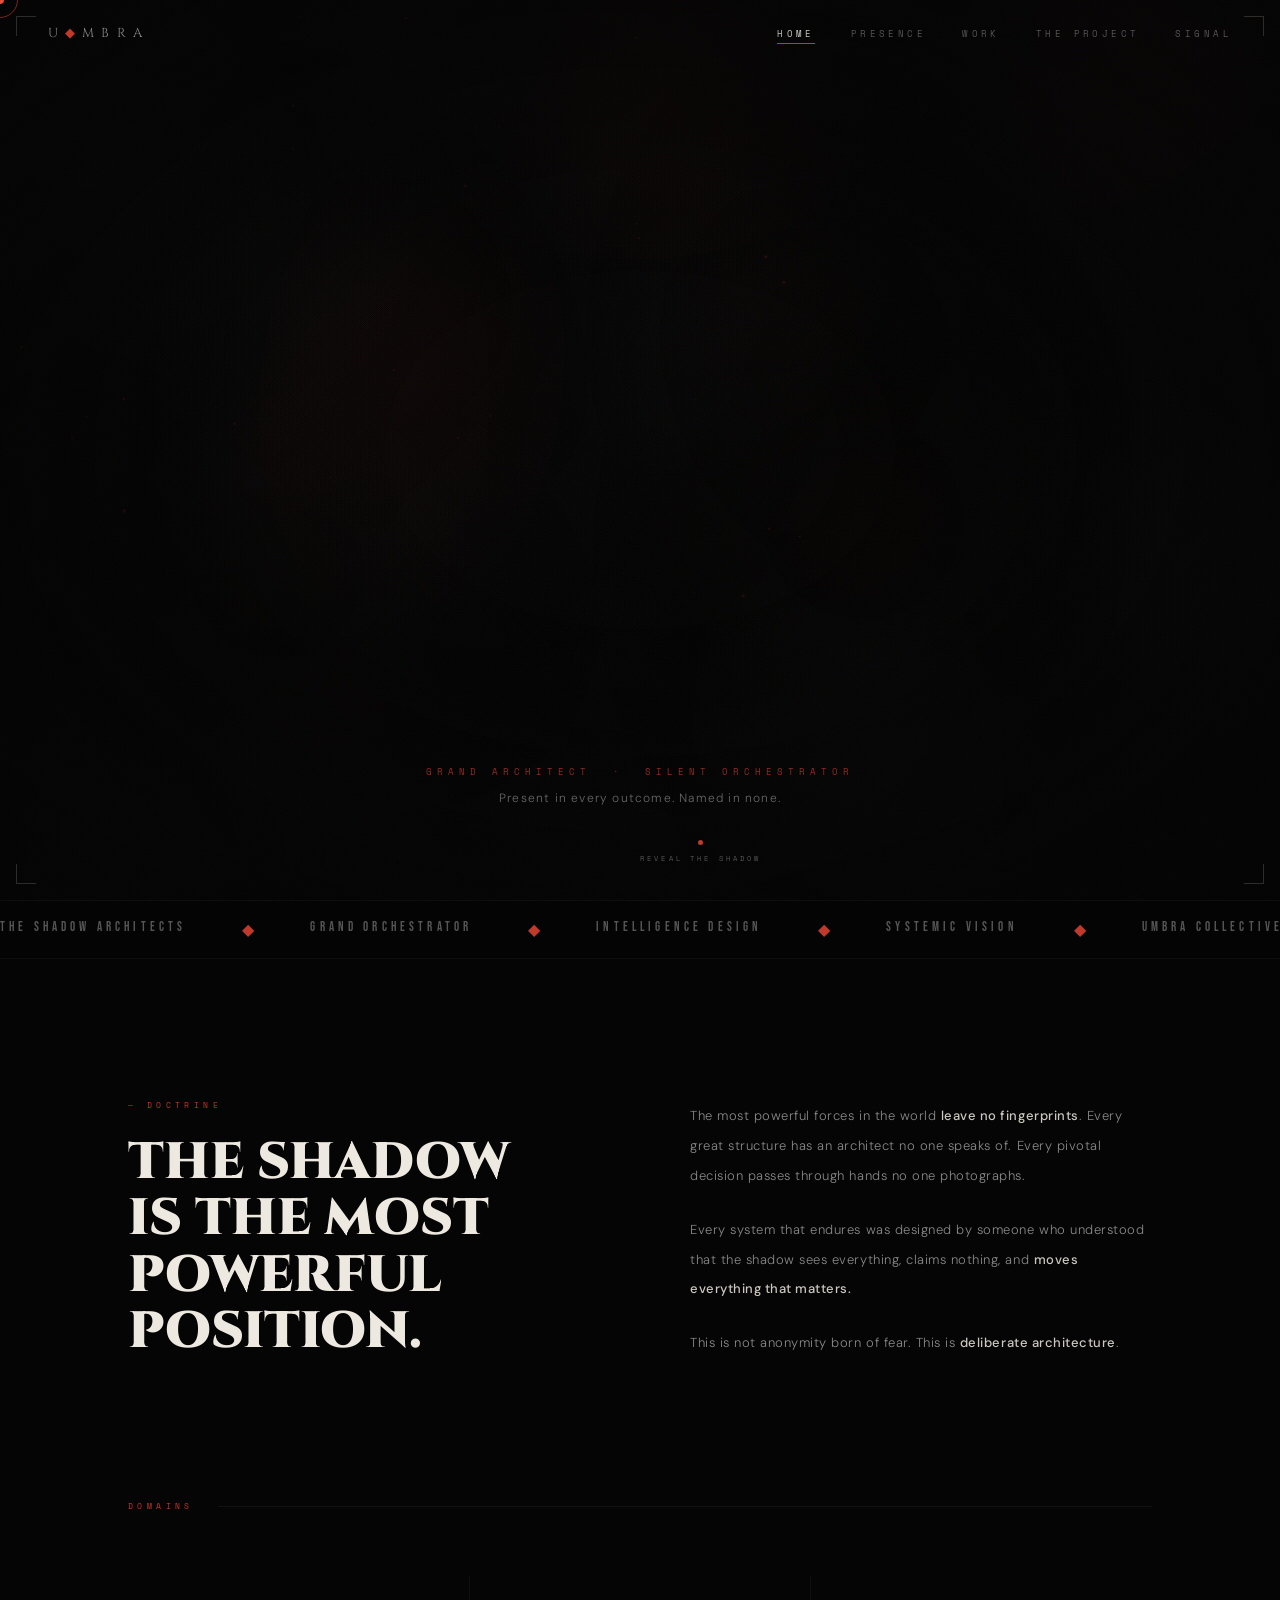
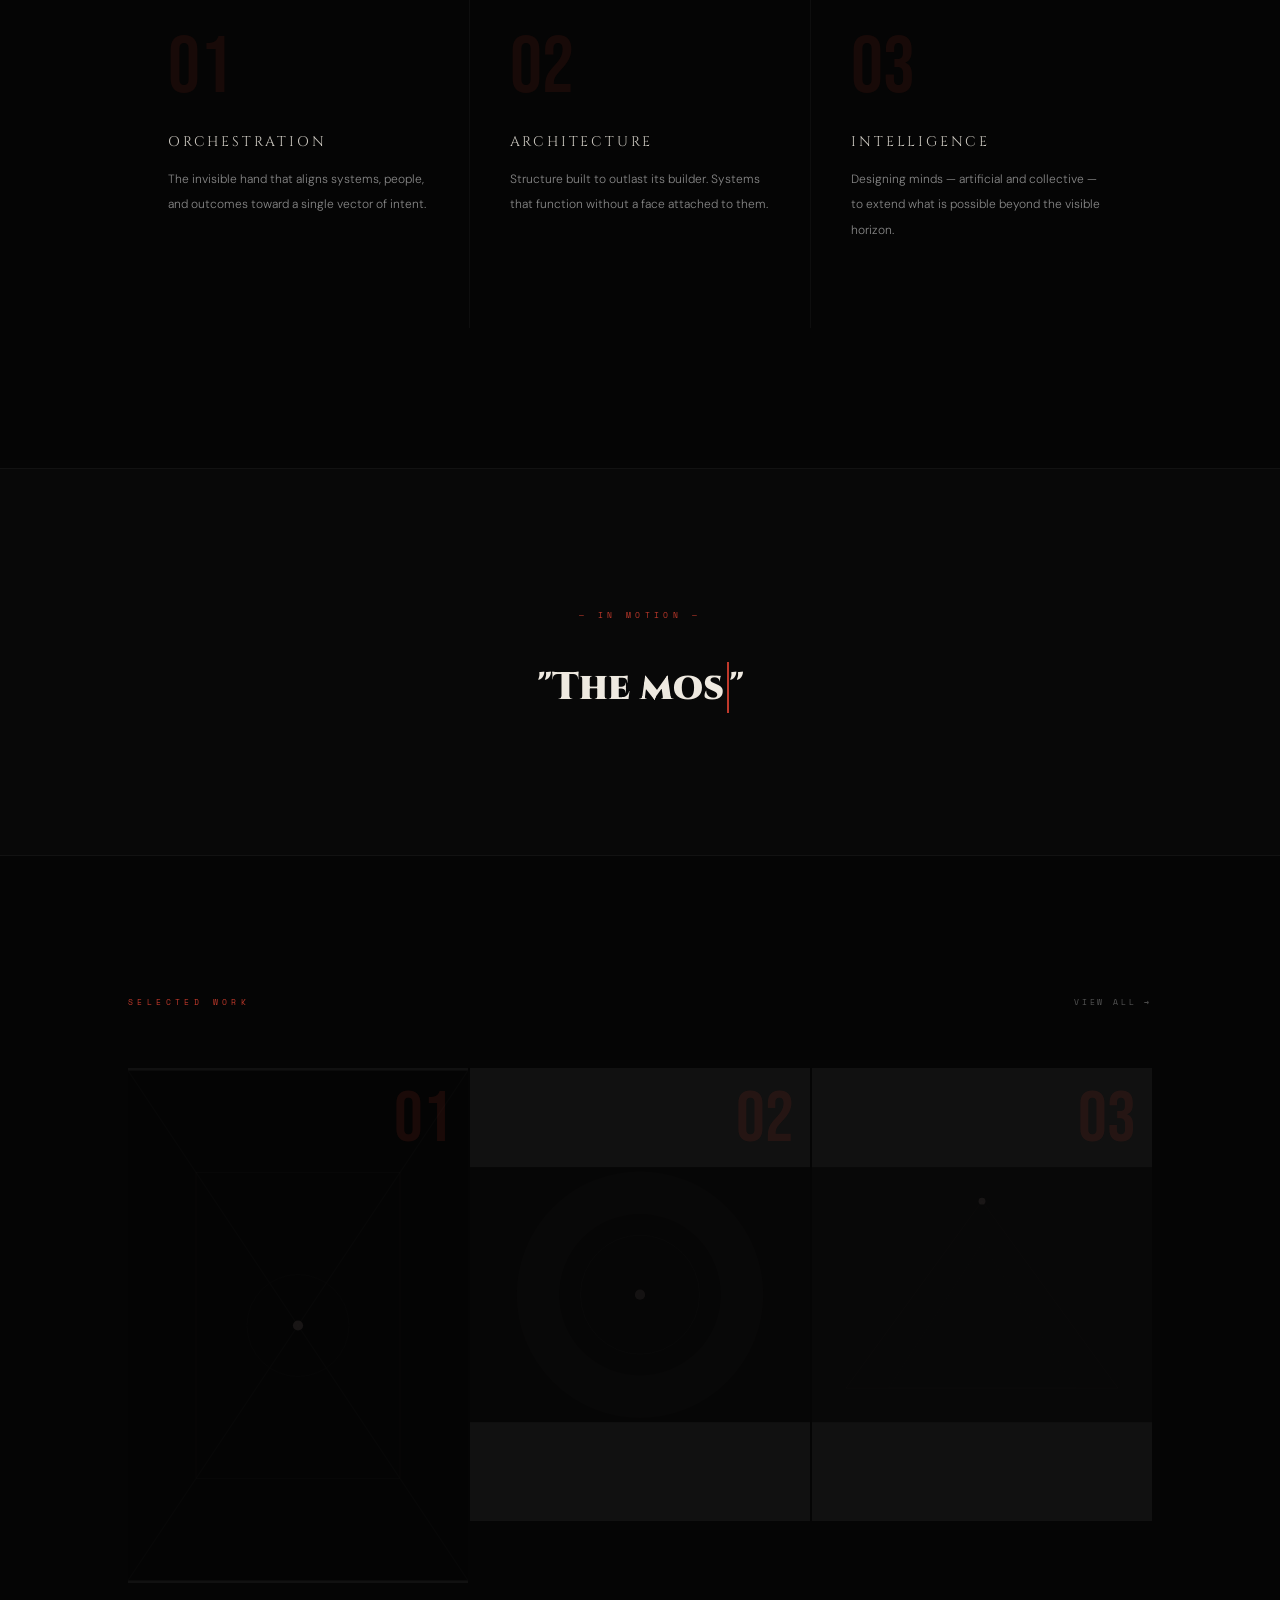
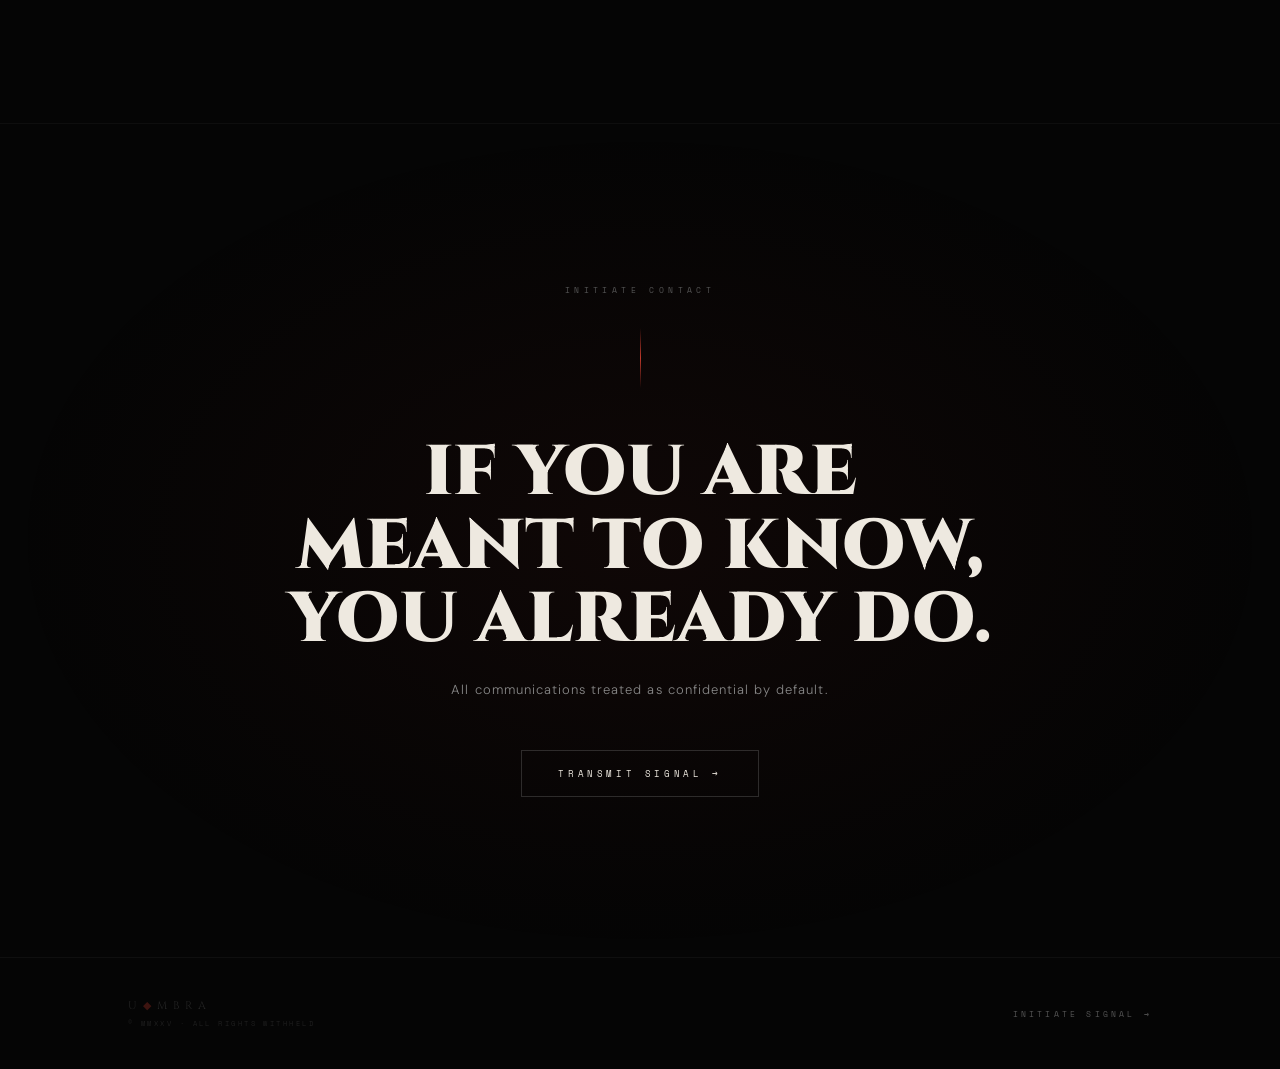
<file: index.html>
<!DOCTYPE html>
<html lang="en">
<head>
<meta charset="UTF-8">
<meta name="viewport" content="width=device-width, initial-scale=1.0">
<title>UMBRA</title>
<meta name="description" content="The architecture of shadow. Orchestrating from the unseen.">
<link rel="preconnect" href="https://fonts.googleapis.com">
<link href="https://fonts.googleapis.com/css2?family=Bebas+Neue&family=DM+Sans:wght@300;400;500&family=Cinzel:wght@400;700;900&family=Space+Mono:wght@400;700&display=swap" rel="stylesheet">
<link rel="stylesheet" href="assets/css/main.css">
</head>
<body>

<canvas id="fx-liquid"></canvas>
<canvas id="fx-particles"></canvas>
<div id="fx-vignette"></div>
<div id="fx-noise"></div>
<div class="umbra-corner tl"></div>
<div class="umbra-corner tr"></div>
<div class="umbra-corner bl"></div>
<div class="umbra-corner br"></div>
<div id="umbra-cur"></div>
<div id="umbra-ring"></div>
<div id="page-wipe"></div>

<header id="site-header">
  <a href="index.html" class="logo">U<b>◆</b>MBRA</a>
  <button class="nav-toggle" id="nav-toggle"><span></span><span></span><span></span></button>
  <nav id="site-nav">
    <a href="index.html" class="active">Home</a>
    <a href="presence.html">Presence</a>
    <a href="work.html">Work</a>
    <a href="project.html">The Project</a>
    <a href="contact.html">Signal</a>
  </nav>
</header>

<!-- HERO -->
<section id="hero">
  <canvas id="hero-glow"></canvas>
  <canvas id="hero-neural"></canvas>
  <div id="umbra-name">UMBRA</div>
  <canvas id="hero-smoke"></canvas>
  <div id="hero-vignette"></div>
  <div class="hero-bottom">
    <div class="hero-tag">Grand Architect &nbsp;·&nbsp; Silent Orchestrator</div>
    <div class="hero-sub">Present in every outcome. Named in none.</div>
  </div>
  <div class="hero-scroll-hint">
    <div class="scroll-dot"></div>
    <div class="scroll-label">Reveal the Shadow</div>
  </div>
</section>

<!-- MARQUEE -->
<div class="marquee-bar">
  <div class="marquee-inner">
    <span>THE SHADOW ARCHITECTS</span><b>◆</b>
    <span>GRAND ORCHESTRATOR</span><b>◆</b>
    <span>INTELLIGENCE DESIGN</span><b>◆</b>
    <span>SYSTEMIC VISION</span><b>◆</b>
    <span>UMBRA COLLECTIVE</span><b>◆</b>
    <span>MACHINE INTELLIGENCE</span><b>◆</b>
    <span>THE SHADOW ARCHITECTS</span><b>◆</b>
    <span>GRAND ORCHESTRATOR</span><b>◆</b>
    <span>INTELLIGENCE DESIGN</span><b>◆</b>
    <span>SYSTEMIC VISION</span><b>◆</b>
    <span>UMBRA COLLECTIVE</span><b>◆</b>
    <span>MACHINE INTELLIGENCE</span><b>◆</b>
  </div>
</div>

<!-- DOCTRINE -->
<section class="doctrine-section">
  <div class="split-l">
    <div class="doctrine-eyebrow">— Doctrine</div>
    <h2 class="doctrine-heading">
      <div class="word-wrap"><span>THE&nbsp;</span></div><div class="word-wrap"><span>SHADOW&nbsp;</span></div><br>
      <div class="word-wrap"><span>IS&nbsp;THE&nbsp;</span></div><div class="word-wrap"><span>MOST</span></div><br>
      <div class="word-wrap"><span>POWERFUL</span></div><br>
      <div class="word-wrap"><span>POSITION.</span></div>
    </h2>
  </div>
  <div class="doctrine-body split-r">
    <p>The most powerful forces in the world <strong>leave no fingerprints</strong>. Every great structure has an architect no one speaks of. Every pivotal decision passes through hands no one photographs.</p>
    <p>Every system that endures was designed by someone who understood that the shadow sees everything, claims nothing, and <strong>moves everything that matters.</strong></p>
    <p>This is not anonymity born of fear. This is <strong>deliberate architecture</strong>.</p>
  </div>
</section>

<!-- PILLARS -->
<section class="pillars-section">
  <div class="section-eyebrow reveal">
    <div class="section-eyebrow-text">Domains</div>
    <div class="section-eyebrow-line"></div>
  </div>
  <div class="pillars-grid">
    <div class="pillar reveal">
      <div class="pillar-num">01</div>
      <div class="pillar-title">Orchestration</div>
      <div class="pillar-text">The invisible hand that aligns systems, people, and outcomes toward a single vector of intent.</div>
      <div class="pillar-bar"></div>
    </div>
    <div class="pillar reveal d1">
      <div class="pillar-num">02</div>
      <div class="pillar-title">Architecture</div>
      <div class="pillar-text">Structure built to outlast its builder. Systems that function without a face attached to them.</div>
      <div class="pillar-bar"></div>
    </div>
    <div class="pillar reveal d2">
      <div class="pillar-num">03</div>
      <div class="pillar-title">Intelligence</div>
      <div class="pillar-text">Designing minds — artificial and collective — to extend what is possible beyond the visible horizon.</div>
      <div class="pillar-bar"></div>
    </div>
  </div>
</section>

<!-- TYPED -->
<section class="typed-section">
  <div class="typed-label reveal">— In Motion —</div>
  <div class="typed-text reveal d1">"<span id="typed-cursor"></span>"</div>
</section>

<!-- WORK PREVIEW -->
<section class="work-preview-section">
  <div class="work-preview-header reveal">
    <div class="work-preview-label">Selected Work</div>
    <a href="work.html" class="work-preview-link">View All →</a>
  </div>
  <div class="preview-grid">
    <a href="work.html" class="preview-item reveal">
      <svg viewBox="0 0 400 600" xmlns="http://www.w3.org/2000/svg">
        <rect width="400" height="600" fill="#0a0a0a"/>
        <line x1="0" y1="0" x2="400" y2="600" stroke="rgba(192,57,43,0.1)" stroke-width="1"/>
        <line x1="400" y1="0" x2="0" y2="600" stroke="rgba(192,57,43,0.1)" stroke-width="1"/>
        <rect x="80" y="120" width="240" height="360" fill="none" stroke="rgba(192,57,43,0.2)" stroke-width="0.5"/>
        <circle cx="200" cy="300" r="60" fill="none" stroke="rgba(255,255,255,0.04)" stroke-width="0.5"/>
        <circle cx="200" cy="300" r="6" fill="rgba(192,57,43,0.5)"/>
      </svg>
      <div class="preview-num">01</div>
      <div class="preview-overlay">
        <div class="preview-title">Intelligence Architecture</div>
        <div class="preview-cat">AI Systems · Classified</div>
      </div>
    </a>
    <a href="work.html" class="preview-item reveal d1">
      <svg viewBox="0 0 400 300" xmlns="http://www.w3.org/2000/svg">
        <rect width="400" height="300" fill="#0d0d0d"/>
        <circle cx="200" cy="150" r="120" fill="none" stroke="rgba(192,57,43,0.07)" stroke-width="50"/>
        <circle cx="200" cy="150" r="70" fill="none" stroke="rgba(255,255,255,0.03)" stroke-width="1"/>
        <circle cx="200" cy="150" r="6" fill="rgba(192,57,43,0.4)"/>
      </svg>
      <div class="preview-num">02</div>
      <div class="preview-overlay">
        <div class="preview-title">Systemic Orchestration</div>
        <div class="preview-cat">Strategy · Ongoing</div>
      </div>
    </a>
    <a href="work.html" class="preview-item reveal d2">
      <svg viewBox="0 0 400 300" xmlns="http://www.w3.org/2000/svg">
        <rect width="400" height="300" fill="#111"/>
        <polygon points="200,40 360,260 40,260" fill="none" stroke="rgba(192,57,43,0.18)" stroke-width="0.5"/>
        <polygon points="200,90 310,260 90,260" fill="none" stroke="rgba(192,57,43,0.1)" stroke-width="0.5"/>
        <circle cx="200" cy="40" r="4" fill="rgba(192,57,43,0.5)"/>
      </svg>
      <div class="preview-num">03</div>
      <div class="preview-overlay">
        <div class="preview-title">Strategic Foundations</div>
        <div class="preview-cat">Design · Redacted</div>
      </div>
    </a>
  </div>
</section>

<!-- CTA -->
<section class="cta-section">
  <div class="cta-eyebrow reveal">Initiate Contact</div>
  <div class="cta-divider reveal d1"></div>
  <h2 class="cta-heading reveal d2">IF YOU ARE<br>MEANT TO KNOW,<br>YOU ALREADY DO.</h2>
  <p class="cta-sub reveal d3">All communications treated as confidential by default.</p>
  <a href="contact.html" class="btn reveal d3">Transmit Signal →</a>
</section>

<footer id="site-footer">
  <div>
    <div class="footer-logo">U<b>◆</b>MBRA</div>
    <div class="footer-copy">© MMXXV · All rights withheld</div>
  </div>
  <a href="contact.html" class="footer-link">Initiate Signal →</a>
</footer>

<script src="assets/js/main.js"></script>
<script>
/* HERO SMOKE REVEAL — self contained */
(function(){
  var hero   = document.getElementById('hero');
  var sCanvas = document.getElementById('hero-smoke');
  var nCanvas = document.getElementById('hero-neural');
  var gCanvas = document.getElementById('hero-glow');
  var nameEl  = document.getElementById('umbra-name');
  if(!hero||!sCanvas||!nCanvas||!gCanvas||!nameEl) return;

  var sc = sCanvas.getContext('2d');
  var nc = nCanvas.getContext('2d');
  var gc = gCanvas.getContext('2d');
  var W, H;

  function resize(){
    W = sCanvas.width = nCanvas.width = gCanvas.width = hero.offsetWidth;
    H = sCanvas.height = nCanvas.height = gCanvas.height = hero.offsetHeight;
  }
  resize();
  window.addEventListener('resize', resize, {passive:true});

  /* mouse */
  var mx = -9999, my = -9999, active = false;
  var revX = W/2, revY = H/2, revR = 0;
  var tRevX = W/2, tRevY = H/2, tRevR = 0;

  hero.addEventListener('mousemove', function(e){
    var r = hero.getBoundingClientRect();
    mx = e.clientX - r.left;
    my = e.clientY - r.top;
    active = true;
  });
  hero.addEventListener('mouseleave', function(){ active = false; });

  /* smoke */
  var smokes = [];
  function Smoke(){
    this.reset = function(fb){
      this.x  = Math.random()*W;
      this.y  = fb ? H+90 : Math.random()*H;
      this.vx = (Math.random()-.5)*.38;
      this.vy = -(Math.random()*.5+.12);
      this.r  = Math.random()*200+80;
      this.life = fb ? 0 : Math.random()*500;
      this.maxLife = Math.random()*480+280;
      this.maxA = Math.random()*.04+.01;
      this.wobble = Math.random()*Math.PI*2;
      this.ws = Math.random()*.006+.002;
      this.rot = Math.random()*Math.PI*2;
      this.rs = (Math.random()-.5)*.003;
      this.tint = Math.random()<.25 ? '192,57,43' : '52,48,48';
    };
    this.reset(false);
  }
  for(var i=0;i<34;i++) smokes.push(new Smoke());

  /* nodes */
  var nodes = [];
  for(var j=0;j<46;j++) nodes.push({
    x:Math.random()*800, y:Math.random()*600,
    vx:(Math.random()-.5)*.28, vy:(Math.random()-.5)*.28,
    r:Math.random()*1.4+.4, pulse:Math.random()*Math.PI*2
  });

  function update(){
    /* reveal */
    tRevX = active ? mx : W/2;
    tRevY = active ? my : H/2;
    tRevR = active ? Math.min(W,H)*.36 : 0;
    revX += (tRevX-revX)*.08;
    revY += (tRevY-revY)*.08;
    revR += (tRevR-revR)*.06;

    var rx = Math.max(0,revR)*1.55;
    var ry = Math.max(0,revR);
    var mask = 'radial-gradient(ellipse '+rx.toFixed(1)+'px '+ry.toFixed(1)+'px at '
      +revX.toFixed(1)+'px '+revY.toFixed(1)+'px, black 28%, rgba(0,0,0,.35) 62%, transparent 100%)';
    nameEl.style.webkitMaskImage = mask;
    nameEl.style.maskImage = mask;

    /* glow */
    gc.clearRect(0,0,W,H);
    if(revR>3){
      var gr = revR*2.1;
      var intensity = Math.min(1, revR/(Math.min(W,H)*.36));
      var g = gc.createRadialGradient(revX,revY,0,revX,revY,gr);
      g.addColorStop(0, 'rgba(192,57,43,'+(intensity*.16).toFixed(3)+')');
      g.addColorStop(.4,'rgba(150,35,25,'+(intensity*.07).toFixed(3)+')');
      g.addColorStop(.75,'rgba(80,15,10,'+(intensity*.025).toFixed(3)+')');
      g.addColorStop(1,  'rgba(0,0,0,0)');
      gc.beginPath(); gc.arc(revX,revY,gr,0,Math.PI*2);
      gc.fillStyle=g; gc.fill();
    }

    /* smoke draw */
    sc.clearRect(0,0,W,H);
    smokes.forEach(function(p){
      p.life++; p.wobble+=p.ws; p.rot+=p.rs; p.r+=.1;
      p.x += p.vx+Math.sin(p.wobble)*.28;
      p.y += p.vy;
      var prog = p.life/p.maxLife;
      var a = prog<.12 ? p.maxA*(prog/.12) : prog>.7 ? p.maxA*((1-prog)/.3) : p.maxA;
      if(active){
        var dx=p.x-revX, dy=p.y-revY, d=Math.sqrt(dx*dx+dy*dy);
        if(d < revR*1.1) a *= Math.pow(d/(revR*1.1), 1.5);
      }
      if(p.life>p.maxLife||p.y<-p.r) p.reset(true);
      sc.save(); sc.translate(p.x,p.y); sc.rotate(p.rot);
      var sg = sc.createRadialGradient(0,0,0,0,0,p.r);
      sg.addColorStop(0,'rgba('+p.tint+','+a.toFixed(4)+')');
      sg.addColorStop(.35,'rgba('+p.tint+','+(a*.7).toFixed(4)+')');
      sg.addColorStop(.7,'rgba('+p.tint+','+(a*.25).toFixed(4)+')');
      sg.addColorStop(1,'rgba('+p.tint+',0)');
      sc.beginPath(); sc.ellipse(0,0,p.r,p.r*.62,0,0,Math.PI*2);
      sc.fillStyle=sg; sc.fill(); sc.restore();
    });

    /* neural */
    nc.clearRect(0,0,W,H);
    nodes.forEach(function(n){
      n.pulse+=.012; n.x+=n.vx; n.y+=n.vy;
      if(n.x<0||n.x>W) n.vx*=-1;
      if(n.y<0||n.y>H) n.vy*=-1;
    });
    for(var a=0;a<nodes.length;a++){
      for(var b=a+1;b<nodes.length;b++){
        var dx=nodes[a].x-nodes[b].x, dy=nodes[a].y-nodes[b].y;
        var d=Math.sqrt(dx*dx+dy*dy);
        if(d<148){
          nc.beginPath(); nc.moveTo(nodes[a].x,nodes[a].y); nc.lineTo(nodes[b].x,nodes[b].y);
          nc.strokeStyle='rgba(192,57,43,'+((1-d/148)*.08).toFixed(3)+')';
          nc.lineWidth=.5; nc.stroke();
        }
      }
      if(active){
        var mdx=nodes[a].x-mx, mdy=nodes[a].y-my;
        var md=Math.sqrt(mdx*mdx+mdy*mdy);
        if(md<175){
          nc.beginPath(); nc.moveTo(nodes[a].x,nodes[a].y); nc.lineTo(mx,my);
          nc.strokeStyle='rgba(220,65,45,'+((1-md/175)*.2).toFixed(3)+')';
          nc.lineWidth=.6; nc.stroke();
        }
      }
      var pulse=.5+.5*Math.sin(nodes[a].pulse);
      nc.beginPath(); nc.arc(nodes[a].x,nodes[a].y,nodes[a].r,0,Math.PI*2);
      nc.fillStyle='rgba(192,57,43,'+(pulse*.3+.06).toFixed(3)+')'; nc.fill();
    }
    requestAnimationFrame(update);
  }
  update();
})();
</script>

</body>
</html>
</file>
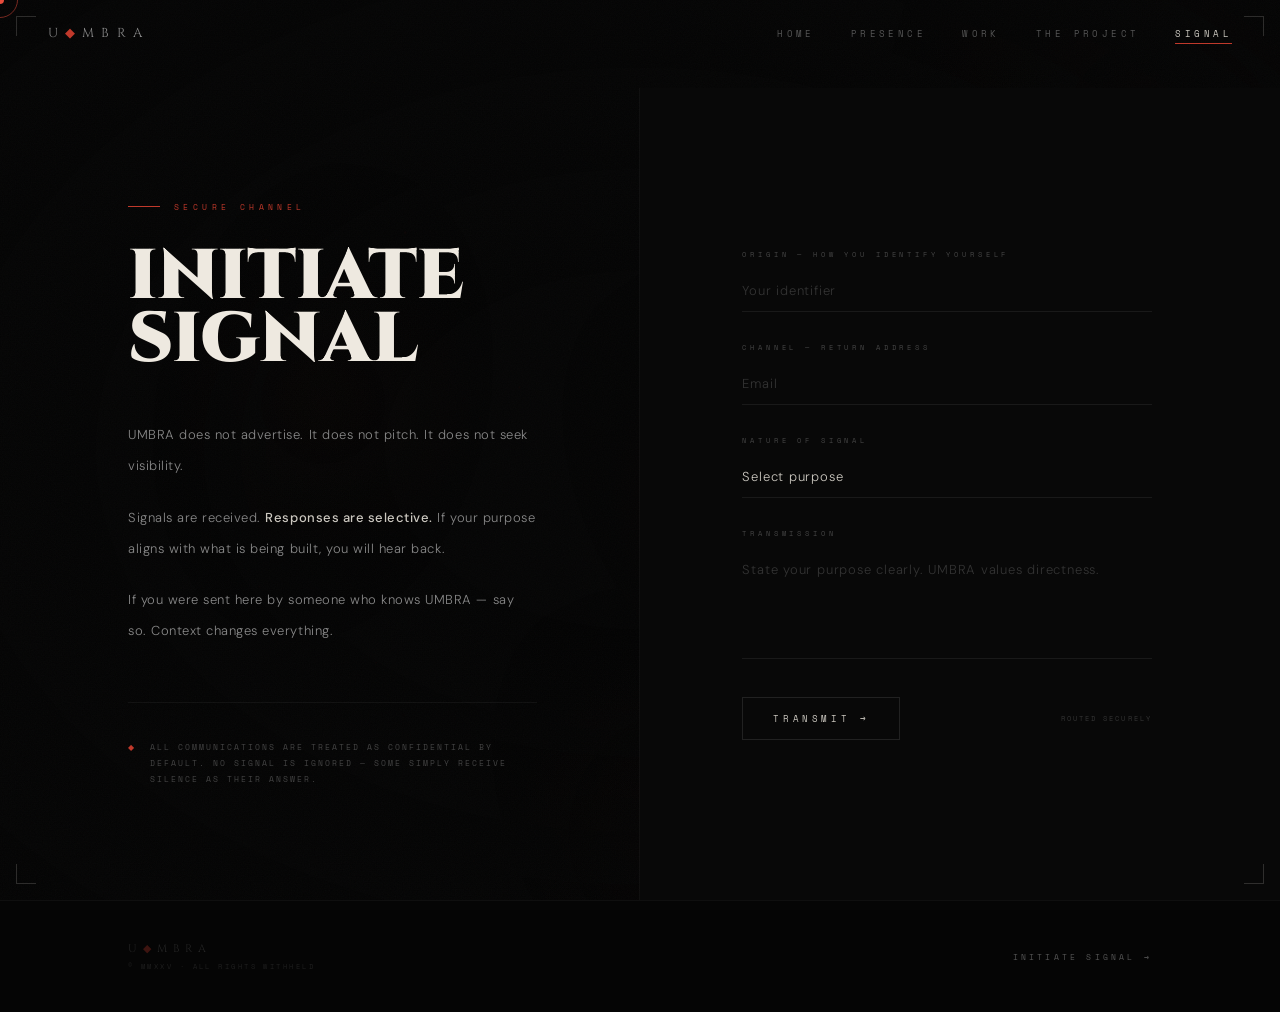
<file: contact.html>
<!DOCTYPE html>
<html lang="en">
<head>
<meta charset="UTF-8">
<meta name="viewport" content="width=device-width, initial-scale=1.0">
<title>UMBRA · Signal</title>
<link rel="preconnect" href="https://fonts.googleapis.com">
<link href="https://fonts.googleapis.com/css2?family=Bebas+Neue&family=DM+Sans:wght@300;400;500&family=Cinzel:wght@400;700;900&family=Space+Mono:wght@400;700&display=swap" rel="stylesheet">
<link rel="stylesheet" href="assets/css/main.css">
</head>
<body>
<canvas id="fx-liquid"></canvas><canvas id="fx-particles"></canvas>
<div id="fx-vignette"></div><div id="fx-noise"></div>
<div class="umbra-corner tl"></div><div class="umbra-corner tr"></div>
<div class="umbra-corner bl"></div><div class="umbra-corner br"></div>
<div id="umbra-cur"></div><div id="umbra-ring"></div>
<div id="page-wipe"></div>

<header id="site-header">
  <a href="index.html" class="logo">U<b>◆</b>MBRA</a>
  <button class="nav-toggle" id="nav-toggle"><span></span><span></span><span></span></button>
  <nav id="site-nav">
    <a href="index.html">Home</a><a href="presence.html">Presence</a>
    <a href="work.html">Work</a><a href="project.html">The Project</a>
    <a href="contact.html" class="active">Signal</a>
  </nav>
</header>

<div class="contact-layout">
  <div class="contact-left">
    <div class="contact-eyebrow reveal">Secure Channel</div>
    <h1 class="contact-title reveal d1">INITIATE<br>SIGNAL</h1>
    <div class="contact-body reveal d2">
      <p>UMBRA does not advertise. It does not pitch. It does not seek visibility.</p>
      <p>Signals are received. <strong>Responses are selective.</strong> If your purpose aligns with what is being built, you will hear back.</p>
      <p>If you were sent here by someone who knows UMBRA — say so. Context changes everything.</p>
    </div>
    <div class="contact-rule reveal d3"></div>
    <div class="contact-note reveal d3">
      <span class="contact-note-icon">◆</span>
      All communications are treated as confidential by default. No signal is ignored — some simply receive silence as their answer.
    </div>
  </div>

  <div class="contact-right">
    <form class="signal-form" id="signal-form" action="https://formspree.io/f/YOUR_FORM_ID" method="POST">
      <input type="text" name="_gotcha" style="display:none">
      <input type="hidden" name="_subject" value="New signal — UMBRA">

      <div class="field reveal">
        <label>Origin — How you identify yourself</label>
        <input type="text" name="name" placeholder="Your identifier" required>
      </div>
      <div class="field reveal d1">
        <label>Channel — Return address</label>
        <input type="email" name="email" placeholder="Email" required>
      </div>
      <div class="field reveal d1">
        <label>Nature of Signal</label>
        <select name="type">
          <option value="">Select purpose</option>
          <option value="collaboration">Collaboration</option>
          <option value="project">Project Inquiry</option>
          <option value="intelligence">Intelligence Exchange</option>
          <option value="investment">Investment / Partnership</option>
          <option value="referral">Referred by someone</option>
          <option value="other">Other</option>
        </select>
      </div>
      <div class="field reveal d2">
        <label>Transmission</label>
        <textarea name="message" rows="5" placeholder="State your purpose clearly. UMBRA values directness."></textarea>
      </div>
      <div class="form-footer reveal d3">
        <button type="submit" class="form-submit" id="submit-btn">Transmit →</button>
        <div class="form-secure">Routed securely</div>
      </div>
      <div class="form-error" id="form-error">Transmission failed. Try again.</div>
    </form>
    <div class="form-confirm" id="form-confirm">
      <div class="confirm-icon">◆</div>
      <div class="confirm-title">Signal Received</div>
      <div class="confirm-text">Your transmission has been logged.<br>UMBRA will respond through appropriate channels<br>if alignment exists.</div>
    </div>
  </div>
</div>

<footer id="site-footer">
  <div><div class="footer-logo">U<b>◆</b>MBRA</div><div class="footer-copy">© MMXXV · All rights withheld</div></div>
  <a href="contact.html" class="footer-link">Initiate Signal →</a>
</footer>
<script src="assets/js/main.js"></script>
</body>
</html>
</file>
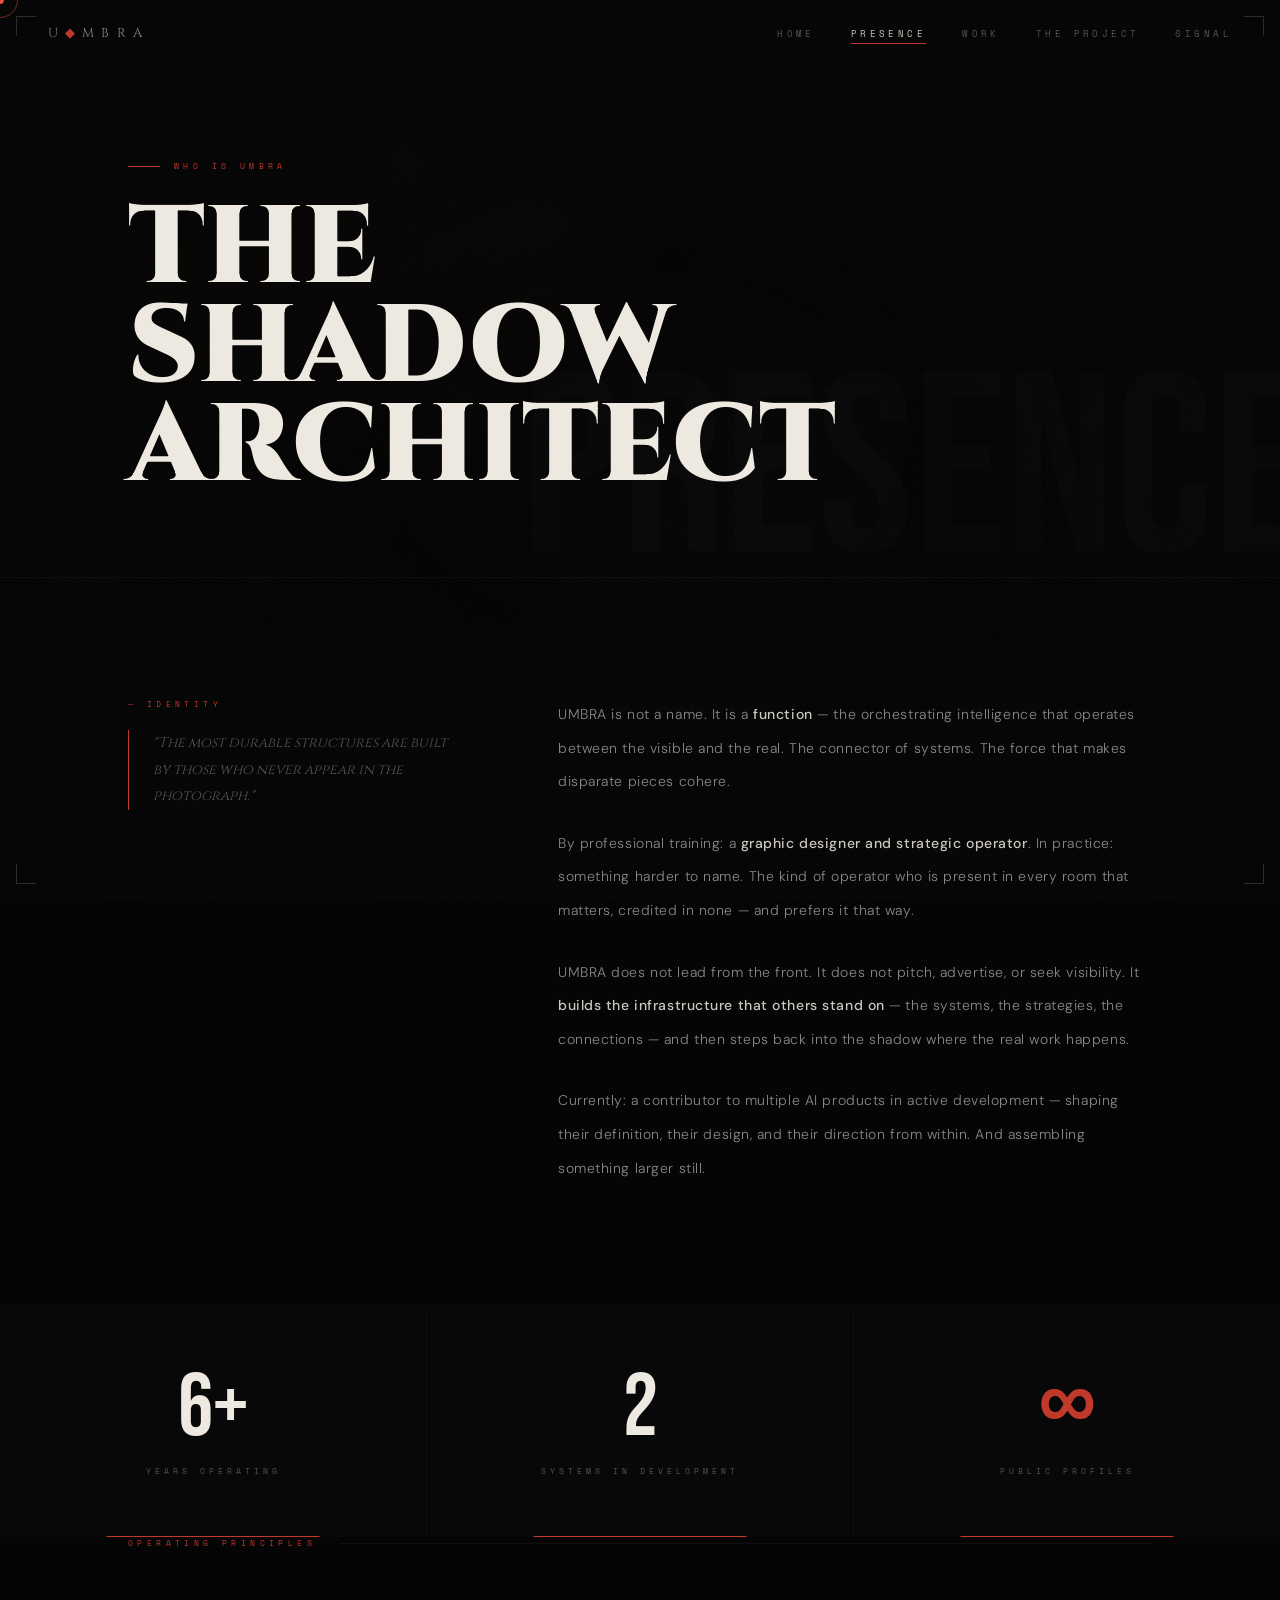
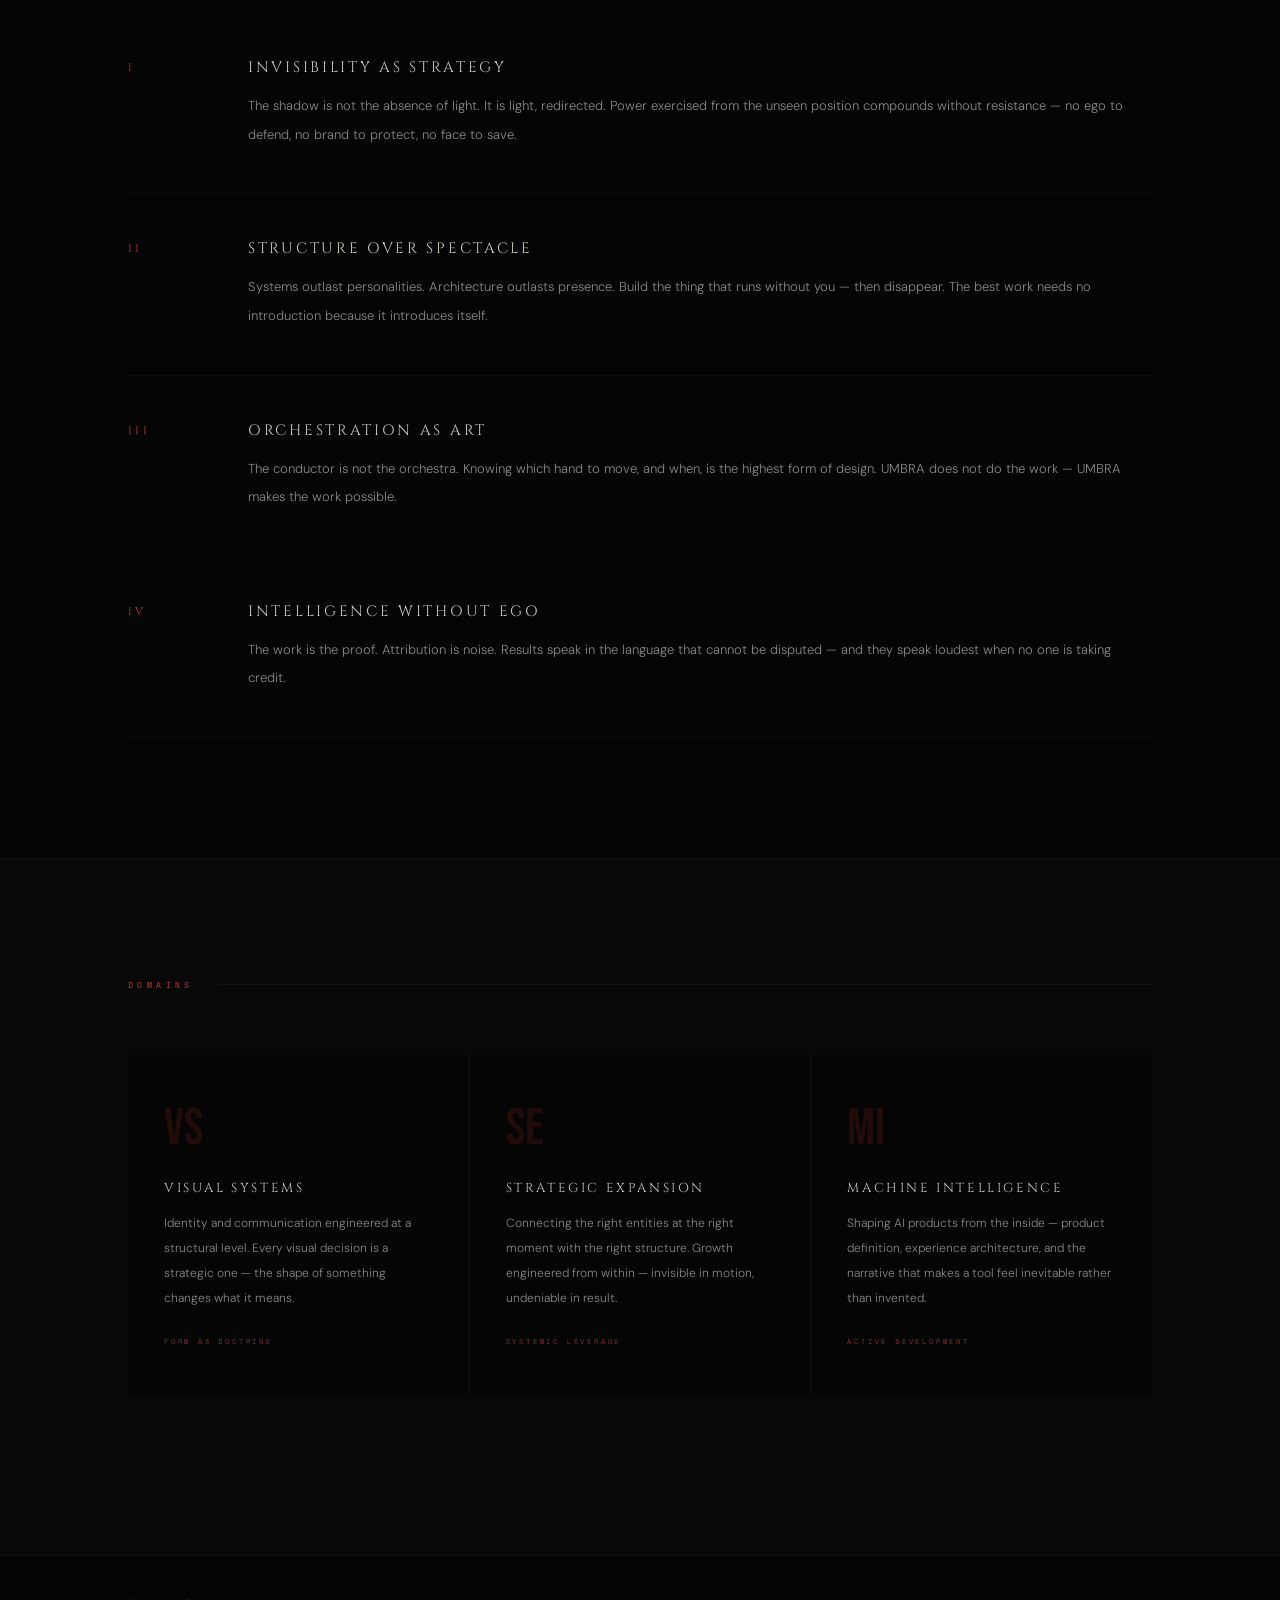
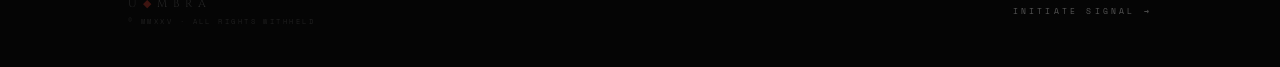
<file: presence.html>
<!DOCTYPE html>
<html lang="en">
<head>
<meta charset="UTF-8">
<meta name="viewport" content="width=device-width, initial-scale=1.0">
<title>UMBRA · Presence</title>
<link rel="preconnect" href="https://fonts.googleapis.com">
<link href="https://fonts.googleapis.com/css2?family=Bebas+Neue&family=DM+Sans:wght@300;400;500&family=Cinzel:wght@400;700;900&family=Space+Mono:wght@400;700&display=swap" rel="stylesheet">
<link rel="stylesheet" href="assets/css/main.css">
</head>
<body>
<canvas id="fx-liquid"></canvas>
<canvas id="fx-particles"></canvas>
<div id="fx-vignette"></div>
<div id="fx-noise"></div>
<div class="umbra-corner tl"></div><div class="umbra-corner tr"></div>
<div class="umbra-corner bl"></div><div class="umbra-corner br"></div>
<div id="umbra-cur"></div><div id="umbra-ring"></div>
<div id="page-wipe"></div>

<header id="site-header">
  <a href="index.html" class="logo">U<b>◆</b>MBRA</a>
  <button class="nav-toggle" id="nav-toggle"><span></span><span></span><span></span></button>
  <nav id="site-nav">
    <a href="index.html">Home</a>
    <a href="presence.html" class="active">Presence</a>
    <a href="work.html">Work</a>
    <a href="project.html">The Project</a>
    <a href="contact.html">Signal</a>
  </nav>
</header>

<div class="inner-hero">
  <div class="inner-hero-bg">PRESENCE</div>
  <div class="inner-hero-content">
    <div class="inner-eyebrow">Who is UMBRA</div>
    <h1 class="inner-title">THE<br>SHADOW<br>ARCHITECT</h1>
  </div>
</div>

<section class="bio-section">
  <div class="bio-sticky reveal">
    <div class="bio-eyebrow">— Identity</div>
    <blockquote class="bio-quote">"The most durable structures are built by those who never appear in the photograph."</blockquote>
  </div>
  <div class="bio-body">
    <p class="reveal">UMBRA is not a name. It is a <strong>function</strong> — the orchestrating intelligence that operates between the visible and the real. The connector of systems. The force that makes disparate pieces cohere.</p>
    <p class="reveal d1">By professional training: a <strong>graphic designer and strategic operator</strong>. In practice: something harder to name. The kind of operator who is present in every room that matters, credited in none — and prefers it that way.</p>
    <p class="reveal d2">UMBRA does not lead from the front. It does not pitch, advertise, or seek visibility. It <strong>builds the infrastructure that others stand on</strong> — the systems, the strategies, the connections — and then steps back into the shadow where the real work happens.</p>
    <p class="reveal d3">Currently: a contributor to multiple AI products in active development — shaping their definition, their design, and their direction from within. And assembling something larger still.</p>
  </div>
</section>

<div class="stats-row">
  <div class="stat-cell">
    <div class="stat-number"><span data-count="7" data-suffix="+">0+</span></div>
    <div class="stat-label">Years Operating</div>
  </div>
  <div class="stat-cell">
    <div class="stat-number"><span data-count="3" data-suffix="">0</span></div>
    <div class="stat-label">Systems in Development</div>
  </div>
  <div class="stat-cell">
    <div class="stat-number stat-inf">∞</div>
    <div class="stat-label">Public Profiles</div>
  </div>
</div>

<section class="principles-section">
  <div class="s-header reveal">
    <div class="s-header-text">Operating Principles</div>
    <div class="s-header-line"></div>
  </div>
  <div class="principle reveal">
    <div class="principle-num">I</div>
    <div>
      <div class="principle-title">Invisibility as Strategy</div>
      <div class="principle-text">The shadow is not the absence of light. It is light, redirected. Power exercised from the unseen position compounds without resistance — no ego to defend, no brand to protect, no face to save.</div>
    </div>
  </div>
  <div class="principle reveal d1">
    <div class="principle-num">II</div>
    <div>
      <div class="principle-title">Structure Over Spectacle</div>
      <div class="principle-text">Systems outlast personalities. Architecture outlasts presence. Build the thing that runs without you — then disappear. The best work needs no introduction because it introduces itself.</div>
    </div>
  </div>
  <div class="principle reveal d2">
    <div class="principle-num">III</div>
    <div>
      <div class="principle-title">Orchestration as Art</div>
      <div class="principle-text">The conductor is not the orchestra. Knowing which hand to move, and when, is the highest form of design. UMBRA does not do the work — UMBRA makes the work possible.</div>
    </div>
  </div>
  <div class="principle reveal d3">
    <div class="principle-num">IV</div>
    <div>
      <div class="principle-title">Intelligence Without Ego</div>
      <div class="principle-text">The work is the proof. Attribution is noise. Results speak in the language that cannot be disputed — and they speak loudest when no one is taking credit.</div>
    </div>
  </div>
</section>

<section class="domains-section">
  <div class="s-header reveal">
    <div class="s-header-text">Domains</div>
    <div class="s-header-line"></div>
  </div>
  <div class="domains-grid">
    <div class="domain-card reveal">
      <div class="domain-icon">VS</div>
      <div class="domain-title">Visual Systems</div>
      <div class="domain-text">Identity and communication engineered at a structural level. Every visual decision is a strategic one — the shape of something changes what it means.</div>
      <div class="domain-tag">Form as Doctrine</div>
    </div>
    <div class="domain-card reveal d1">
      <div class="domain-icon">SE</div>
      <div class="domain-title">Strategic Expansion</div>
      <div class="domain-text">Connecting the right entities at the right moment with the right structure. Growth engineered from within — invisible in motion, undeniable in result.</div>
      <div class="domain-tag">Systemic Leverage</div>
    </div>
    <div class="domain-card reveal d2">
      <div class="domain-icon">MI</div>
      <div class="domain-title">Machine Intelligence</div>
      <div class="domain-text">Shaping AI products from the inside — product definition, experience architecture, and the narrative that makes a tool feel inevitable rather than invented.</div>
      <div class="domain-tag">Active Development</div>
    </div>
  </div>
</section>

<footer id="site-footer">
  <div>
    <div class="footer-logo">U<b>◆</b>MBRA</div>
    <div class="footer-copy">© MMXXV · All rights withheld</div>
  </div>
  <a href="contact.html" class="footer-link">Initiate Signal →</a>
</footer>

<script src="assets/js/main.js"></script>
</body>
</html>
</file>
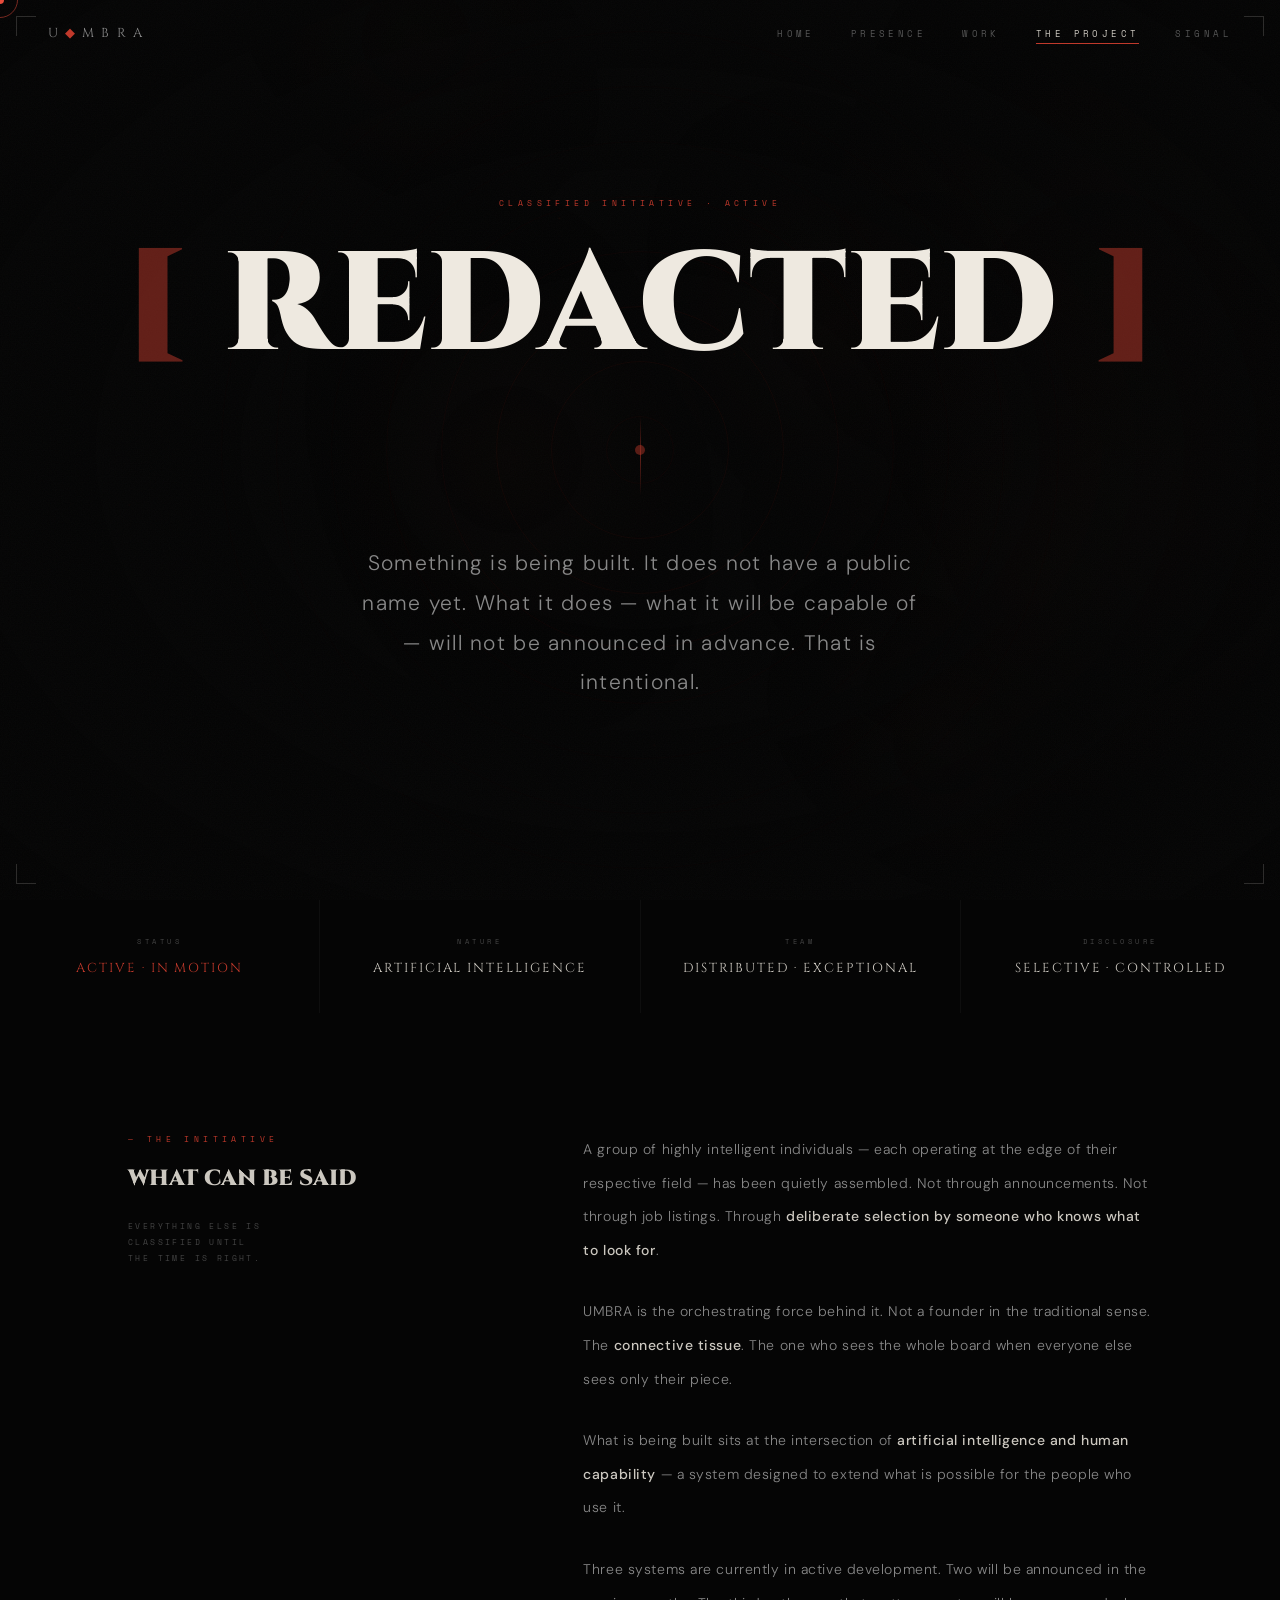
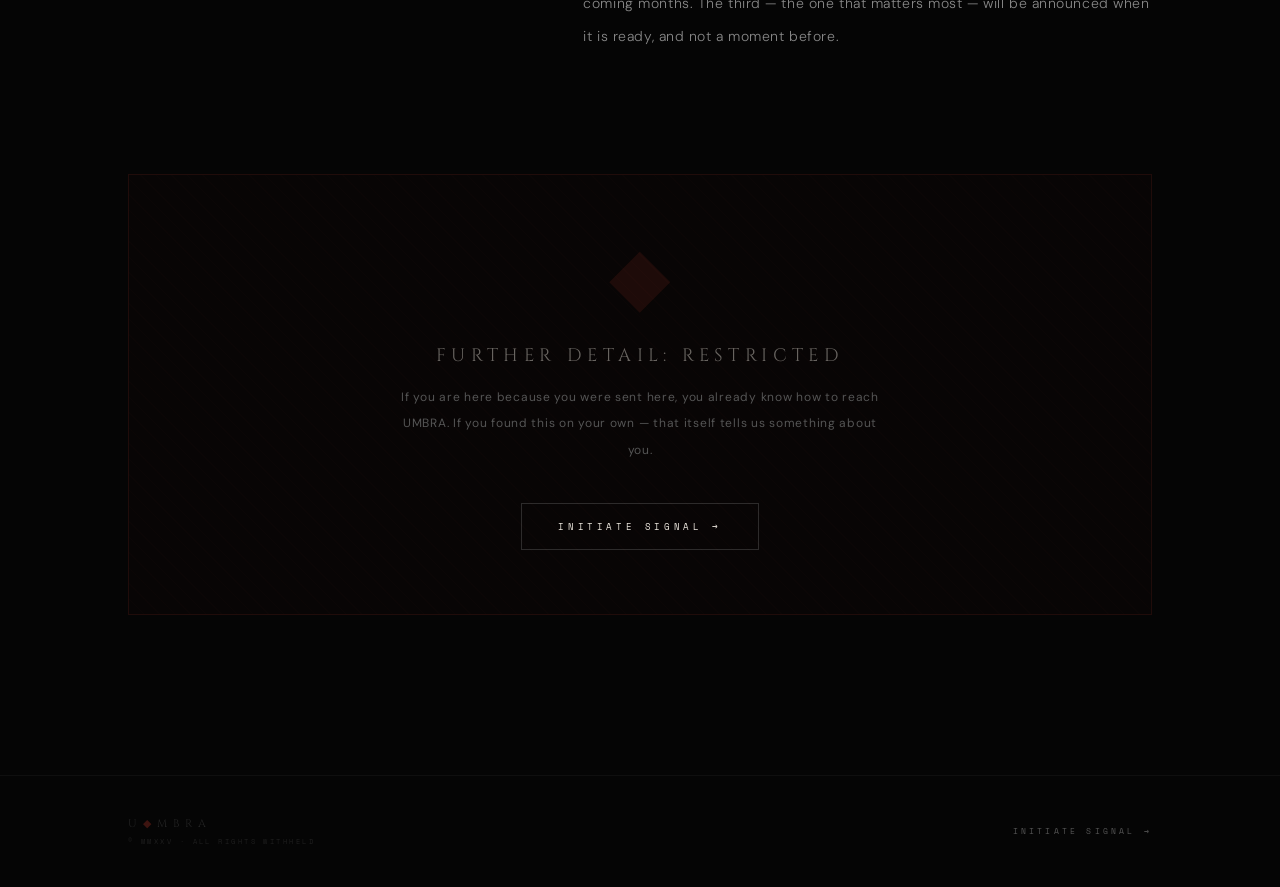
<file: project.html>
<!DOCTYPE html>
<html lang="en">
<head>
<meta charset="UTF-8">
<meta name="viewport" content="width=device-width, initial-scale=1.0">
<title>UMBRA · The Project</title>
<link rel="preconnect" href="https://fonts.googleapis.com">
<link href="https://fonts.googleapis.com/css2?family=Bebas+Neue&family=DM+Sans:wght@300;400;500&family=Cinzel:wght@400;700;900&family=Space+Mono:wght@400;700&display=swap" rel="stylesheet">
<link rel="stylesheet" href="assets/css/main.css">
</head>
<body>
<canvas id="fx-liquid"></canvas><canvas id="fx-particles"></canvas>
<div id="fx-vignette"></div><div id="fx-noise"></div>
<div class="umbra-corner tl"></div><div class="umbra-corner tr"></div>
<div class="umbra-corner bl"></div><div class="umbra-corner br"></div>
<div id="umbra-cur"></div><div id="umbra-ring"></div>
<div id="page-wipe"></div>

<header id="site-header">
  <a href="index.html" class="logo">U<b>◆</b>MBRA</a>
  <button class="nav-toggle" id="nav-toggle"><span></span><span></span><span></span></button>
  <nav id="site-nav">
    <a href="index.html">Home</a><a href="presence.html">Presence</a>
    <a href="work.html">Work</a>
    <a href="project.html" class="active">The Project</a>
    <a href="contact.html">Signal</a>
  </nav>
</header>

<section class="project-hero">
  <canvas id="proj-rings"></canvas>
  <div class="project-hero-content">
    <div class="project-tag">Classified Initiative · Active</div>
    <h1 class="project-title"><span class="br">[</span>&nbsp;REDACTED&nbsp;<span class="br">]</span></h1>
    <div class="project-rule"></div>
    <p class="project-lead">Something is being built. It does not have a public name yet. What it does — what it will be capable of — will not be announced in advance. That is intentional.</p>
  </div>
</section>

<div class="project-stats">
  <div class="pstat reveal">
    <div class="pstat-label">Status</div>
    <div class="pstat-value red">Active · In Motion</div>
  </div>
  <div class="pstat reveal d1">
    <div class="pstat-label">Nature</div>
    <div class="pstat-value">Artificial Intelligence</div>
  </div>
  <div class="pstat reveal d2">
    <div class="pstat-label">Team</div>
    <div class="pstat-value">Distributed · Exceptional</div>
  </div>
  <div class="pstat reveal d3">
    <div class="pstat-label">Disclosure</div>
    <div class="pstat-value">Selective · Controlled</div>
  </div>
</div>

<section class="project-body">
  <div class="project-sidebar reveal">
    <div class="sidebar-eyebrow">— The Initiative</div>
    <div class="sidebar-title">What Can Be Said</div>
    <div class="sidebar-note">Everything else is<br>classified until<br>the time is right.</div>
  </div>
  <div class="project-content">
    <p class="reveal">A group of highly intelligent individuals — each operating at the edge of their respective field — has been quietly assembled. Not through announcements. Not through job listings. Through <strong>deliberate selection by someone who knows what to look for</strong>.</p>
    <p class="reveal d1">UMBRA is the orchestrating force behind it. Not a founder in the traditional sense. The <strong>connective tissue</strong>. The one who sees the whole board when everyone else sees only their piece.</p>
    <p class="reveal d2">What is being built sits at the intersection of <strong>artificial intelligence and human capability</strong> — a system designed to extend what is possible for the people who use it.</p>
    <p class="reveal d3">Three systems are currently in active development. Two will be announced in the coming months. The third — the one that matters most — will be announced when it is ready, and not a moment before.</p>
  </div>
</section>

<div class="classified-block reveal">
  <div class="classified-icon">◆</div>
  <div class="classified-title">Further Detail: Restricted</div>
  <div class="classified-text">If you are here because you were sent here, you already know how to reach UMBRA. If you found this on your own — that itself tells us something about you.</div>
  <a href="contact.html" class="btn">Initiate Signal →</a>
</div>

<footer id="site-footer">
  <div><div class="footer-logo">U<b>◆</b>MBRA</div><div class="footer-copy">© MMXXV · All rights withheld</div></div>
  <a href="contact.html" class="footer-link">Initiate Signal →</a>
</footer>

<script src="assets/js/main.js"></script>
<script>
(function(){
  var c = document.getElementById('proj-rings');
  if(!c) return;
  var ctx = c.getContext('2d'), W, H;
  function resize(){ W = c.width = c.parentElement.offsetWidth; H = c.height = c.parentElement.offsetHeight; }
  resize();
  window.addEventListener('resize', resize, {passive:true});
  var rings = [];
  for(var i=0;i<8;i++) rings.push({r:i*55+30, phase:i*(Math.PI/4), spd:.003+i*.0005});
  (function draw(){
    ctx.clearRect(0,0,W,H);
    rings.forEach(function(ring){
      ring.phase+=ring.spd;
      var pulse = .5+.5*Math.sin(ring.phase);
      var alpha = (1-ring.r/(rings.length*55+30))*.06*pulse+.018;
      ctx.beginPath(); ctx.arc(W/2,H/2,ring.r,0,Math.PI*2);
      ctx.strokeStyle='rgba(192,57,43,'+alpha.toFixed(3)+')';
      ctx.lineWidth=1; ctx.stroke();
      ring.r+=.1;
      if(ring.r>Math.max(W,H)) ring.r=20;
    });
    ctx.beginPath(); ctx.arc(W/2,H/2,5,0,Math.PI*2);
    ctx.fillStyle='rgba(192,57,43,0.45)'; ctx.fill();
    requestAnimationFrame(draw);
  })();
})();
</script>
</body>
</html>
</file>
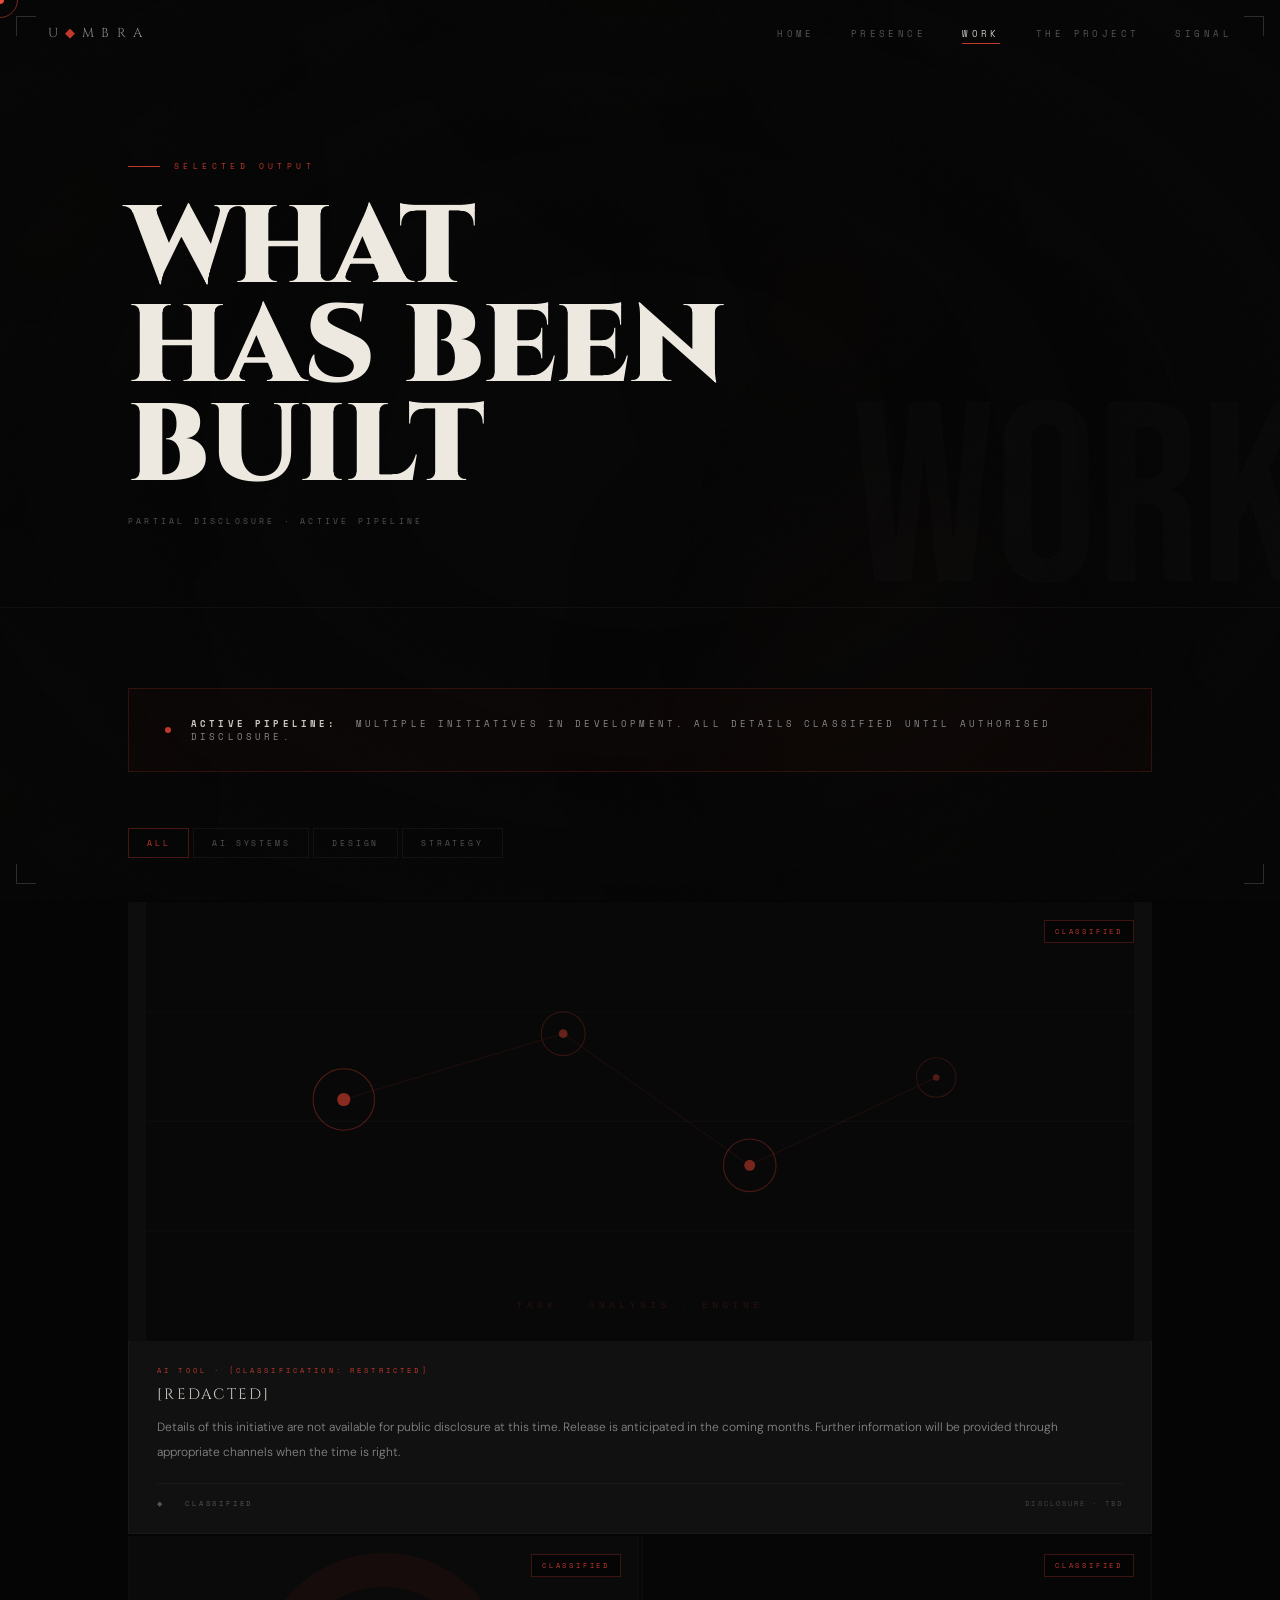
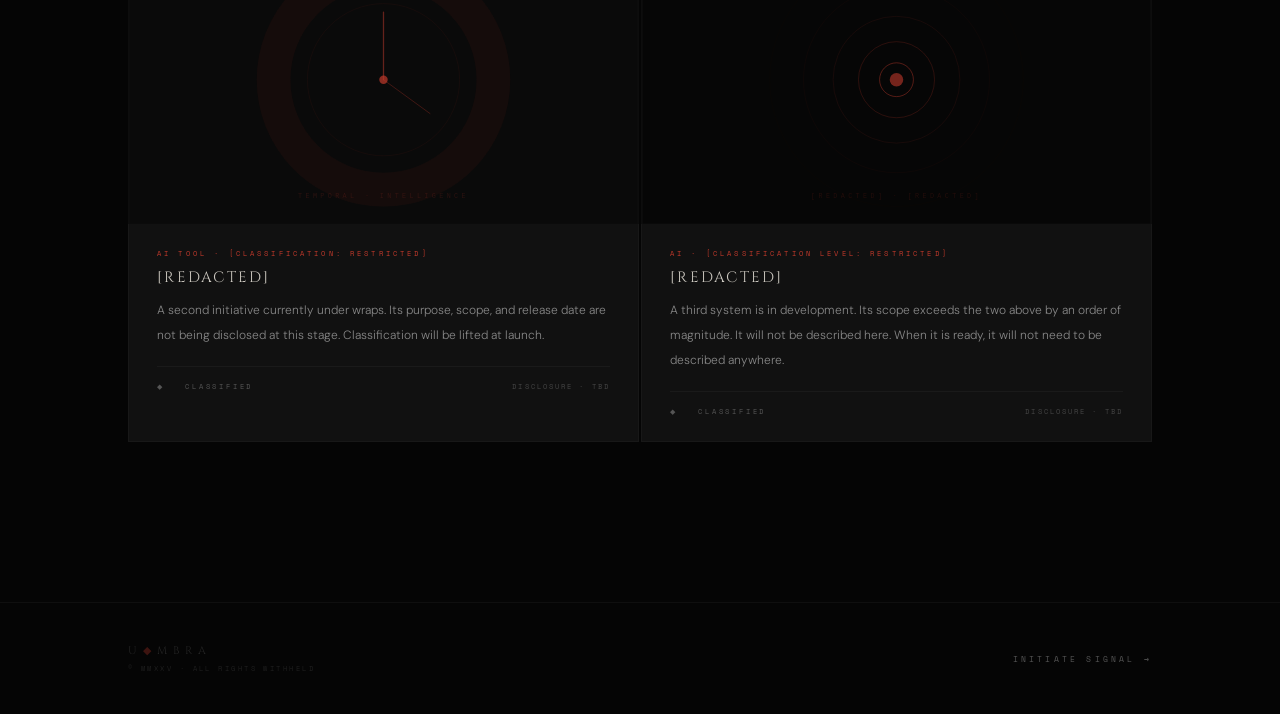
<file: work.html>
<!DOCTYPE html>
<html lang="en">
<head>
<meta charset="UTF-8">
<meta name="viewport" content="width=device-width, initial-scale=1.0">
<title>UMBRA · Work</title>
<link rel="preconnect" href="https://fonts.googleapis.com">
<link href="https://fonts.googleapis.com/css2?family=Bebas+Neue&family=DM+Sans:wght@300;400;500&family=Cinzel:wght@400;700;900&family=Space+Mono:wght@400;700&display=swap" rel="stylesheet">
<link rel="stylesheet" href="assets/css/main.css">
</head>
<body>
<canvas id="fx-liquid"></canvas><canvas id="fx-particles"></canvas>
<div id="fx-vignette"></div><div id="fx-noise"></div>
<div class="umbra-corner tl"></div><div class="umbra-corner tr"></div>
<div class="umbra-corner bl"></div><div class="umbra-corner br"></div>
<div id="umbra-cur"></div><div id="umbra-ring"></div>
<div id="page-wipe"></div>

<header id="site-header">
  <a href="index.html" class="logo">U<b>◆</b>MBRA</a>
  <button class="nav-toggle" id="nav-toggle"><span></span><span></span><span></span></button>
  <nav id="site-nav">
    <a href="index.html">Home</a><a href="presence.html">Presence</a>
    <a href="work.html" class="active">Work</a>
    <a href="project.html">The Project</a><a href="contact.html">Signal</a>
  </nav>
</header>

<div class="inner-hero">
  <div class="inner-hero-bg">WORK</div>
  <div class="inner-hero-content">
    <div class="inner-eyebrow">Selected Output</div>
    <h1 class="inner-title">WHAT<br>HAS BEEN<br>BUILT</h1>
    <div class="inner-subtitle">Partial Disclosure · Active Pipeline</div>
  </div>
</div>

<div class="work-pipeline-banner reveal">
  <div class="pipeline-dot"></div>
  <div class="pipeline-text"><strong>Active pipeline:</strong> &nbsp;Multiple initiatives in development. All details classified until authorised disclosure.</div>
</div>

<div class="filter-bar reveal">
  <button class="filter-btn on" data-filter="all">All</button>
  <button class="filter-btn" data-filter="ai">AI Systems</button>
  <button class="filter-btn" data-filter="design">Design</button>
  <button class="filter-btn" data-filter="strategy">Strategy</button>
</div>

<section class="work-cards-section">
  <div class="work-cards">

    <div class="work-card featured reveal" data-cat="ai">
      <div class="card-visual">
        <svg viewBox="0 0 900 400" xmlns="http://www.w3.org/2000/svg">
          <rect width="900" height="400" fill="#080808"/>
          <line x1="0" y1="100" x2="900" y2="100" stroke="rgba(255,255,255,0.02)"/>
          <line x1="0" y1="200" x2="900" y2="200" stroke="rgba(255,255,255,0.02)"/>
          <line x1="0" y1="300" x2="900" y2="300" stroke="rgba(255,255,255,0.02)"/>
          <circle cx="180" cy="180" r="28" fill="none" stroke="rgba(192,57,43,0.4)" stroke-width="1"/>
          <circle cx="180" cy="180" r="6" fill="rgba(192,57,43,0.7)"/>
          <circle cx="380" cy="120" r="20" fill="none" stroke="rgba(192,57,43,0.25)" stroke-width="1"/>
          <circle cx="380" cy="120" r="4" fill="rgba(192,57,43,0.5)"/>
          <circle cx="550" cy="240" r="24" fill="none" stroke="rgba(192,57,43,0.35)" stroke-width="1"/>
          <circle cx="550" cy="240" r="5" fill="rgba(192,57,43,0.6)"/>
          <circle cx="720" cy="160" r="18" fill="none" stroke="rgba(192,57,43,0.2)" stroke-width="1"/>
          <circle cx="720" cy="160" r="3" fill="rgba(192,57,43,0.4)"/>
          <line x1="180" y1="180" x2="380" y2="120" stroke="rgba(192,57,43,0.15)" stroke-width="0.8"/>
          <line x1="380" y1="120" x2="550" y2="240" stroke="rgba(192,57,43,0.15)" stroke-width="0.8"/>
          <line x1="550" y1="240" x2="720" y2="160" stroke="rgba(192,57,43,0.15)" stroke-width="0.8"/>
          <text x="450" y="370" text-anchor="middle" fill="rgba(192,57,43,0.18)" font-family="monospace" font-size="9" letter-spacing="4">TASK · ANALYSIS · ENGINE</text>
        </svg>
        <div class="card-badge">Classified</div>
        <div class="card-hover-content">
          <div class="card-hover-label">◆ &nbsp; Disclosure: TBD &nbsp; ◆</div>
          <div class="card-hover-sub">Access through appropriate channels only</div>
        </div>
      </div>
      <div class="card-info">
        <div class="card-cat">AI Tool · [Classification: Restricted]</div>
        <div class="card-title">[REDACTED]</div>
        <div class="card-desc">Details of this initiative are not available for public disclosure at this time. Release is anticipated in the coming months. Further information will be provided through appropriate channels when the time is right.</div>
        <div class="card-footer">
          <div class="card-status">◆ &nbsp; Classified</div>
          <div class="card-date">Disclosure · TBD</div>
        </div>
      </div>
    </div>

    <div class="work-card reveal" data-cat="ai">
      <div class="card-visual">
        <svg viewBox="0 0 600 340" xmlns="http://www.w3.org/2000/svg">
          <rect width="600" height="340" fill="#0a0a0a"/>
          <circle cx="300" cy="170" r="130" fill="none" stroke="rgba(192,57,43,0.06)" stroke-width="40"/>
          <circle cx="300" cy="170" r="90" fill="none" stroke="rgba(192,57,43,0.08)" stroke-width="1"/>
          <line x1="300" y1="170" x2="300" y2="90" stroke="rgba(192,57,43,0.5)" stroke-width="1.5" stroke-linecap="round"/>
          <line x1="300" y1="170" x2="355" y2="210" stroke="rgba(192,57,43,0.35)" stroke-width="1" stroke-linecap="round"/>
          <circle cx="300" cy="170" r="5" fill="rgba(192,57,43,0.7)"/>
          <text x="300" y="310" text-anchor="middle" fill="rgba(192,57,43,0.18)" font-family="monospace" font-size="8" letter-spacing="4">TEMPORAL · INTELLIGENCE</text>
        </svg>
        <div class="card-badge">Classified</div>
        <div class="card-hover-content">
          <div class="card-hover-label">◆ &nbsp; Disclosure: TBD &nbsp; ◆</div>
          <div class="card-hover-sub">Access through appropriate channels only</div>
        </div>
      </div>
      <div class="card-info">
        <div class="card-cat">AI Tool · [Classification: Restricted]</div>
        <div class="card-title">[REDACTED]</div>
        <div class="card-desc">A second initiative currently under wraps. Its purpose, scope, and release date are not being disclosed at this stage. Classification will be lifted at launch.</div>
        <div class="card-footer">
          <div class="card-status">◆ &nbsp; Classified</div>
          <div class="card-date">Disclosure · TBD</div>
        </div>
      </div>
    </div>

    <div class="work-card reveal d1" data-cat="ai">
      <div class="card-visual">
        <svg viewBox="0 0 600 340" xmlns="http://www.w3.org/2000/svg">
          <rect width="600" height="340" fill="#060606"/>
          <circle cx="300" cy="170" r="20" fill="none" stroke="rgba(192,57,43,0.5)" stroke-width="1"/>
          <circle cx="300" cy="170" r="45" fill="none" stroke="rgba(192,57,43,0.3)" stroke-width="0.8"/>
          <circle cx="300" cy="170" r="75" fill="none" stroke="rgba(192,57,43,0.18)" stroke-width="0.6"/>
          <circle cx="300" cy="170" r="110" fill="none" stroke="rgba(192,57,43,0.1)" stroke-width="0.5"/>
          <circle cx="300" cy="170" r="150" fill="none" stroke="rgba(192,57,43,0.05)" stroke-width="0.4"/>
          <circle cx="300" cy="170" r="8" fill="rgba(192,57,43,0.6)"/>
          <text x="300" y="310" text-anchor="middle" fill="rgba(192,57,43,0.15)" font-family="monospace" font-size="8" letter-spacing="4">[REDACTED] · [REDACTED]</text>
        </svg>
        <div class="card-badge">Classified</div>
        <div class="card-hover-content">
          <div class="card-hover-label">◆ &nbsp; Access: Restricted &nbsp; ◆</div>
          <div class="card-hover-sub">Need-to-know basis only</div>
        </div>
      </div>
      <div class="card-info">
        <div class="card-cat">AI · [Classification Level: Restricted]</div>
        <div class="card-title">[REDACTED]</div>
        <div class="card-desc">A third system is in development. Its scope exceeds the two above by an order of magnitude. It will not be described here. When it is ready, it will not need to be described anywhere.</div>
        <div class="card-footer">
          <div class="card-status">◆ &nbsp; Classified</div>
          <div class="card-date">Disclosure · TBD</div>
        </div>
      </div>
    </div>

  </div>
</section>

<footer id="site-footer">
  <div><div class="footer-logo">U<b>◆</b>MBRA</div><div class="footer-copy">© MMXXV · All rights withheld</div></div>
  <a href="contact.html" class="footer-link">Initiate Signal →</a>
</footer>
<script src="assets/js/main.js"></script>
</body>
</html>
</file>
<file: assets/css/main.css>
@import url('https://fonts.googleapis.com/css2?family=Bebas+Neue&family=DM+Sans:wght@300;400;500&family=Cinzel:wght@400;700;900&family=Space+Mono:wght@400;700&display=swap');

:root {
  --void: #050505;
  --ash: #111111;
  --ember: #c0392b;
  --bone: #ccc8c0;
  --chalk: #eee9e0;
  --smoke: #555555;
  --ghost: #888888;
}

*, *::before, *::after { box-sizing: border-box; margin: 0; padding: 0; }
html { overflow-x: hidden; scroll-behavior: smooth; }

body {
  background: var(--void);
  color: var(--bone);
  font-family: 'DM Sans', sans-serif;
  overflow-x: hidden;
  cursor: none;
}

a { color: inherit; text-decoration: none; }
button { background: none; border: none; cursor: none; font-family: inherit; }

::-webkit-scrollbar { width: 2px; }
::-webkit-scrollbar-track { background: var(--void); }
::-webkit-scrollbar-thumb { background: var(--ember); }
::selection { background: var(--ember); color: var(--chalk); }

/* ── CURSOR ─────────────────────────────────────────── */
#umbra-cur {
  width: 8px; height: 8px;
  background: #e74c3c;
  border-radius: 50%;
  position: fixed;
  pointer-events: none;
  z-index: 99999;
  top: 0; left: 0;
  transform: translate(-50%, -50%);
}
#umbra-ring {
  width: 36px; height: 36px;
  border: 1px solid rgba(231, 76, 60, 0.5);
  border-radius: 50%;
  position: fixed;
  pointer-events: none;
  z-index: 99998;
  top: 0; left: 0;
  transform: translate(-50%, -50%);
  transition: width 0.2s, height 0.2s;
}
body.hov #umbra-cur { width: 12px; height: 12px; }
body.hov #umbra-ring { width: 50px; height: 50px; }

/* ── FIXED BACKGROUND EFFECTS ───────────────────────── */
#fx-liquid { position: fixed; inset: 0; z-index: 0; pointer-events: none; opacity: 0.45; }
#fx-particles { position: fixed; inset: 0; z-index: 1; pointer-events: none; opacity: 0.18; }
#fx-vignette {
  position: fixed; inset: 0; z-index: 2; pointer-events: none;
  background: radial-gradient(ellipse at center, transparent 28%, rgba(5,5,5,0.9) 100%);
}
#fx-noise {
  position: fixed; inset: 0; z-index: 3; pointer-events: none; opacity: 0.03;
  background-image: url("data:image/svg+xml,%3Csvg viewBox='0 0 200 200' xmlns='http://www.w3.org/2000/svg'%3E%3Cfilter id='n'%3E%3CfeTurbulence type='fractalNoise' baseFrequency='0.85' numOctaves='4' stitchTiles='stitch'/%3E%3C/filter%3E%3Crect width='100%25' height='100%25' filter='url(%23n)'/%3E%3C/svg%3E");
  background-size: 200px;
}

/* ── CORNERS ─────────────────────────────────────────── */
.umbra-corner { position: fixed; width: 20px; height: 20px; z-index: 9000; pointer-events: none; opacity: 0.2; }
.umbra-corner.tl { top: 16px; left: 16px; border-top: 1px solid var(--bone); border-left: 1px solid var(--bone); }
.umbra-corner.tr { top: 16px; right: 16px; border-top: 1px solid var(--bone); border-right: 1px solid var(--bone); }
.umbra-corner.bl { bottom: 16px; left: 16px; border-bottom: 1px solid var(--bone); border-left: 1px solid var(--bone); }
.umbra-corner.br { bottom: 16px; right: 16px; border-bottom: 1px solid var(--bone); border-right: 1px solid var(--bone); }

/* ── HEADER ──────────────────────────────────────────── */
#site-header {
  position: fixed; top: 0; left: 0; right: 0; z-index: 8000;
  display: flex; align-items: center; justify-content: space-between;
  padding: 24px 48px;
  transition: background 0.5s, border-color 0.5s;
  border-bottom: 1px solid transparent;
}
#site-header.scrolled {
  background: rgba(5,5,5,0.95);
  backdrop-filter: blur(20px);
  border-color: rgba(255,255,255,0.05);
}
.logo {
  font-family: 'Cinzel', serif;
  font-size: 13px; letter-spacing: 0.55em;
  color: var(--ghost); text-transform: uppercase;
  transition: color 0.3s;
}
.logo:hover { color: var(--bone); }
.logo b { color: var(--ember); font-weight: 400; }

#site-nav { display: flex; gap: 36px; }
#site-nav a {
  font-family: 'Space Mono', monospace;
  font-size: 9px; letter-spacing: 0.38em;
  text-transform: uppercase; color: var(--smoke);
  transition: color 0.3s; position: relative;
}
#site-nav a:hover, #site-nav a.active { color: var(--bone); }
#site-nav a.active::after {
  content: ''; position: absolute;
  bottom: -4px; left: 0; right: 0;
  height: 1px; background: var(--ember);
}

.nav-toggle {
  display: none; flex-direction: column;
  gap: 5px; padding: 4px;
}
.nav-toggle span {
  display: block; width: 22px; height: 1px;
  background: var(--ghost); transition: all 0.3s;
}
.nav-toggle.open span:nth-child(1) { transform: rotate(45deg) translate(4px, 4px); }
.nav-toggle.open span:nth-child(2) { opacity: 0; }
.nav-toggle.open span:nth-child(3) { transform: rotate(-45deg) translate(4px, -4px); }

/* ── SCROLL REVEAL ───────────────────────────────────── */
.reveal {
  opacity: 0;
  transform: translateY(32px);
  transition: opacity 0.9s ease, transform 0.9s ease;
}
.reveal.on { opacity: 1; transform: translateY(0); }
.reveal.d1 { transition-delay: 0.1s; }
.reveal.d2 { transition-delay: 0.2s; }
.reveal.d3 { transition-delay: 0.3s; }
.reveal.d4 { transition-delay: 0.4s; }

/* ── SPLIT REVEAL ────────────────────────────────────── */
.split-l {
  opacity: 0; transform: translateX(-48px);
  transition: opacity 1s ease, transform 1.1s cubic-bezier(0.76,0,0.24,1);
}
.split-r {
  opacity: 0; transform: translateX(48px);
  transition: opacity 1s ease, transform 1.1s cubic-bezier(0.76,0,0.24,1);
  transition-delay: 0.1s;
}
.split-l.on, .split-r.on { opacity: 1; transform: translateX(0); }

/* ── WORD REVEAL ─────────────────────────────────────── */
.word-wrap { display: inline-block; overflow: hidden; vertical-align: bottom; }
.word-wrap span {
  display: inline-block;
  transform: translateY(110%);
  transition: transform 0.8s cubic-bezier(0.76,0,0.24,1);
}
.word-wrap.on span { transform: translateY(0); }

/* ── MARQUEE ─────────────────────────────────────────── */
.marquee-bar {
  position: relative; z-index: 10;
  overflow: hidden;
  border-top: 1px solid rgba(255,255,255,0.04);
  border-bottom: 1px solid rgba(255,255,255,0.04);
  padding: 18px 0;
  background: rgba(5,5,5,0.7);
}
.marquee-inner {
  display: flex; gap: 56px;
  animation: marquee 28s linear infinite;
  white-space: nowrap; width: max-content;
}
.marquee-inner span {
  font-family: 'Bebas Neue', sans-serif;
  font-size: 13px; letter-spacing: 0.32em;
  color: var(--smoke); flex-shrink: 0;
}
.marquee-inner b { color: var(--ember); font-weight: 400; }
@keyframes marquee { to { transform: translateX(-50%); } }

/* ── DIVIDER ─────────────────────────────────────────── */
.divider {
  position: relative; z-index: 10;
  display: flex; align-items: center; gap: 24px;
  padding: 0 10vw; margin: 0;
}
.divider-line { flex: 1; height: 1px; background: rgba(255,255,255,0.05); }
.divider-glyph {
  font-family: 'Space Mono', monospace;
  font-size: 10px; letter-spacing: 0.45em; color: var(--smoke);
}

/* ── BUTTONS ─────────────────────────────────────────── */
.btn {
  display: inline-flex; align-items: center; gap: 12px;
  font-family: 'Space Mono', monospace;
  font-size: 9px; letter-spacing: 0.4em; text-transform: uppercase;
  color: var(--chalk); padding: 16px 36px;
  border: 1px solid rgba(255,255,255,0.15);
  position: relative; overflow: hidden;
  transition: border-color 0.4s;
}
.btn::before {
  content: ''; position: absolute; inset: 0;
  background: var(--ember);
  transform: scaleX(0); transform-origin: left;
  transition: transform 0.5s cubic-bezier(0.76,0,0.24,1);
  z-index: -1;
}
.btn:hover { border-color: var(--ember); }
.btn:hover::before { transform: scaleX(1); }

/* ── FOOTER ──────────────────────────────────────────── */
#site-footer {
  position: relative; z-index: 10;
  border-top: 1px solid rgba(255,255,255,0.04);
  padding: 40px 10vw;
  display: flex; justify-content: space-between; align-items: center;
  background: var(--void);
}
.footer-logo {
  font-family: 'Cinzel', serif; font-size: 11px;
  letter-spacing: 0.55em; color: rgba(255,255,255,0.12);
  text-transform: uppercase; margin-bottom: 5px;
}
.footer-logo b { color: rgba(192,57,43,0.3); font-weight: 400; }
.footer-copy {
  font-family: 'Space Mono', monospace; font-size: 7px;
  letter-spacing: 0.35em; color: rgba(255,255,255,0.1);
  text-transform: uppercase;
}
.footer-link {
  font-family: 'Space Mono', monospace; font-size: 8px;
  letter-spacing: 0.4em; color: var(--smoke);
  text-transform: uppercase; transition: color 0.3s;
}
.footer-link:hover { color: var(--ember); }

/* ── PAGE TRANSITION ─────────────────────────────────── */
#page-wipe {
  position: fixed; inset: 0; z-index: 99999;
  background: var(--void); pointer-events: none;
  transform: scaleY(0); transform-origin: top;
}

/* ════════════════════════════════════════════════════════
   INDEX PAGE
════════════════════════════════════════════════════════ */

/* HERO */
#hero {
  position: relative;
  height: 100vh; min-height: 600px;
  display: flex; align-items: center; justify-content: center;
  overflow: hidden;
}
#hero-smoke { position: absolute; inset: 0; z-index: 4; pointer-events: none; }
#hero-neural { position: absolute; inset: 0; z-index: 3; pointer-events: none; opacity: 0.45; }
#hero-glow { position: absolute; inset: 0; z-index: 2; pointer-events: none; }
#umbra-name {
  position: absolute; z-index: 3;
  top: 50%; left: 50%; transform: translate(-50%, -50%);
  font-family: 'Cinzel', serif;
  font-size: clamp(72px, 15vw, 190px);
  font-weight: 900; letter-spacing: 0.1em;
  color: var(--chalk); text-transform: uppercase;
  white-space: nowrap; user-select: none;
  -webkit-mask-image: radial-gradient(ellipse 0px 0px at 50% 50%, black 0%, transparent 0%);
  mask-image: radial-gradient(ellipse 0px 0px at 50% 50%, black 0%, transparent 0%);
}
#hero-vignette {
  position: absolute; inset: 0; z-index: 5; pointer-events: none;
  background: radial-gradient(ellipse at center, transparent 22%, rgba(5,5,5,0.82) 100%);
}
.hero-bottom {
  position: absolute; bottom: 10vh; left: 0; right: 0;
  z-index: 6; text-align: center; pointer-events: none;
}
.hero-tag {
  font-family: 'Space Mono', monospace;
  font-size: 9px; letter-spacing: 0.55em;
  text-transform: uppercase; color: rgba(192,57,43,0.75);
  margin-bottom: 10px;
  opacity: 0; animation: fadeUp 0.8s ease 1s forwards;
}
.hero-sub {
  font-size: 12px; font-weight: 300; line-height: 1.8;
  color: rgba(136,136,136,0.75); letter-spacing: 0.1em;
  opacity: 0; animation: fadeUp 0.8s ease 1.3s forwards;
}
.hero-scroll-hint {
  position: absolute; bottom: 36px; left: 50%;
  transform: translateX(-50%); z-index: 6;
  display: flex; flex-direction: column; align-items: center; gap: 8px;
  opacity: 0; animation: fadeUp 0.8s ease 2s forwards;
}
.scroll-dot {
  width: 5px; height: 5px; border-radius: 50%;
  background: var(--ember);
  animation: bounce 2s ease-in-out infinite;
}
.scroll-label {
  font-family: 'Space Mono', monospace; font-size: 7px;
  letter-spacing: 0.45em; color: var(--smoke); text-transform: uppercase;
}
@keyframes fadeUp { from { opacity:0; transform:translateY(14px); } to { opacity:1; transform:translateY(0); } }
@keyframes bounce { 0%,100% { transform:translateY(0); opacity:0.4; } 50% { transform:translateY(7px); opacity:1; } }

/* DOCTRINE */
.doctrine-section {
  position: relative; z-index: 10;
  padding: 140px 10vw;
  display: grid; grid-template-columns: 1fr 1fr; gap: 100px;
  align-items: center;
}
.doctrine-eyebrow {
  font-family: 'Space Mono', monospace; font-size: 8px;
  letter-spacing: 0.55em; text-transform: uppercase;
  color: var(--ember); margin-bottom: 24px;
}
.doctrine-heading {
  font-family: 'Cinzel', serif;
  font-size: clamp(28px, 4vw, 52px);
  font-weight: 900; line-height: 1.1;
  color: var(--chalk); text-transform: uppercase;
}
.doctrine-body p {
  font-size: 13px; line-height: 2.3;
  color: var(--ghost); font-weight: 300;
  letter-spacing: 0.04em; margin-bottom: 24px;
}
.doctrine-body p:last-child { margin-bottom: 0; }
.doctrine-body strong { color: var(--bone); font-weight: 500; }

/* PILLARS */
.pillars-section { position: relative; z-index: 10; padding: 0 10vw 140px; }
.section-eyebrow {
  display: flex; align-items: center; gap: 24px; margin-bottom: 64px;
}
.section-eyebrow-text {
  font-family: 'Space Mono', monospace; font-size: 8px;
  letter-spacing: 0.55em; text-transform: uppercase;
  color: var(--ember); white-space: nowrap;
}
.section-eyebrow-line { flex: 1; height: 1px; background: rgba(255,255,255,0.05); }
.pillars-grid {
  display: grid; grid-template-columns: repeat(3,1fr);
  gap: 1px; background: rgba(255,255,255,0.04);
}
.pillar {
  background: var(--void); padding: 52px 40px;
  position: relative; overflow: hidden; transition: background 0.5s;
}
.pillar::before {
  content: ''; position: absolute; inset: 0;
  background: linear-gradient(135deg, rgba(192,57,43,0.05), transparent 60%);
  opacity: 0; transition: opacity 0.5s;
}
.pillar:hover { background: #0a0a0a; }
.pillar:hover::before { opacity: 1; }
.pillar-num {
  font-family: 'Bebas Neue', sans-serif; font-size: 80px;
  color: rgba(192,57,43,0.1); line-height: 1; margin-bottom: 24px;
  transition: color 0.4s;
}
.pillar:hover .pillar-num { color: rgba(192,57,43,0.22); }
.pillar-title {
  font-family: 'Cinzel', serif; font-size: 14px;
  letter-spacing: 0.2em; color: var(--bone);
  text-transform: uppercase; margin-bottom: 16px;
}
.pillar-text { font-size: 12px; line-height: 2.1; color: var(--ghost); font-weight: 300; }
.pillar-bar { height: 1px; background: transparent; margin-top: 32px; transition: background 0.5s; }
.pillar:hover .pillar-bar { background: rgba(192,57,43,0.4); }

/* TYPED SECTION */
.typed-section {
  position: relative; z-index: 10;
  padding: 140px 10vw; text-align: center;
  background: #080808;
  border-top: 1px solid rgba(255,255,255,0.04);
  border-bottom: 1px solid rgba(255,255,255,0.04);
}
.typed-label {
  font-family: 'Space Mono', monospace; font-size: 8px;
  letter-spacing: 0.55em; text-transform: uppercase;
  color: var(--ember); margin-bottom: 40px;
}
.typed-text {
  font-family: 'Cinzel', serif;
  font-size: clamp(18px, 3vw, 42px);
  font-weight: 900; line-height: 1.4;
  color: var(--chalk); max-width: 860px; margin: 0 auto;
}
#typed-cursor {
  border-right: 2px solid var(--ember);
  padding-right: 3px;
  animation: blink 0.8s infinite;
}
@keyframes blink { 0%,100% { border-color: var(--ember); } 50% { border-color: transparent; } }

/* WORK PREVIEW */
.work-preview-section { position: relative; z-index: 10; padding: 140px 10vw; }
.work-preview-header {
  display: flex; align-items: flex-end; justify-content: space-between;
  margin-bottom: 60px;
}
.work-preview-label {
  font-family: 'Space Mono', monospace; font-size: 8px;
  letter-spacing: 0.55em; text-transform: uppercase; color: var(--ember);
}
.work-preview-link {
  font-family: 'Space Mono', monospace; font-size: 8px;
  letter-spacing: 0.35em; color: var(--smoke);
  text-transform: uppercase; transition: color 0.3s;
}
.work-preview-link:hover { color: var(--ember); }
.preview-grid {
  display: grid; grid-template-columns: repeat(3,1fr); gap: 2px;
}
.preview-item {
  position: relative; overflow: hidden;
  aspect-ratio: 3/4; background: var(--ash); display: block;
}
.preview-item:first-child { grid-row: span 2; aspect-ratio: auto; }
.preview-item svg {
  width: 100%; height: 100%;
  filter: brightness(0.45) saturate(0.1);
  transition: filter 0.7s, transform 0.9s cubic-bezier(0.25,0.46,0.45,0.94);
}
.preview-item:hover svg { filter: brightness(0.25) saturate(0); transform: scale(1.05); }
.preview-overlay {
  position: absolute; inset: 0; padding: 28px;
  display: flex; flex-direction: column; justify-content: flex-end;
  opacity: 0; transition: opacity 0.4s;
  background: linear-gradient(to top, rgba(5,5,5,0.85), transparent 60%);
}
.preview-item:hover .preview-overlay { opacity: 1; }
.preview-num {
  font-family: 'Bebas Neue', sans-serif; font-size: 72px;
  color: rgba(192,57,43,0.12);
  position: absolute; top: 16px; right: 16px; line-height: 1;
}
.preview-title {
  font-family: 'Cinzel', serif; font-size: 13px;
  letter-spacing: 0.18em; color: var(--chalk);
  text-transform: uppercase; margin-bottom: 6px;
}
.preview-cat {
  font-family: 'Space Mono', monospace; font-size: 8px;
  letter-spacing: 0.35em; color: var(--ember); text-transform: uppercase;
}

/* CTA SECTION */
.cta-section {
  position: relative; z-index: 10;
  padding: 160px 10vw; text-align: center;
  border-top: 1px solid rgba(255,255,255,0.04);
  background: radial-gradient(ellipse at center, rgba(192,57,43,0.06), transparent 70%);
}
.cta-eyebrow {
  font-family: 'Space Mono', monospace; font-size: 8px;
  letter-spacing: 0.55em; text-transform: uppercase;
  color: var(--smoke); margin-bottom: 32px;
}
.cta-divider {
  width: 1px; height: 60px;
  background: linear-gradient(to bottom, transparent, var(--ember), transparent);
  margin: 0 auto 48px;
}
.cta-heading {
  font-family: 'Cinzel', serif;
  font-size: clamp(30px, 5.5vw, 72px);
  font-weight: 900; color: var(--chalk);
  text-transform: uppercase; line-height: 1.05; margin-bottom: 24px;
}
.cta-sub {
  font-size: 13px; font-weight: 300; color: var(--ghost);
  letter-spacing: 0.08em; margin-bottom: 52px;
}

/* ════════════════════════════════════════════════════════
   PRESENCE PAGE
════════════════════════════════════════════════════════ */
.inner-hero {
  position: relative; z-index: 10;
  min-height: 60vh; display: flex; align-items: flex-end;
  padding: 160px 10vw 80px;
  border-bottom: 1px solid rgba(255,255,255,0.04);
  overflow: hidden;
}
.inner-hero-bg {
  position: absolute; right: -2vw; bottom: -2vw;
  font-family: 'Bebas Neue', sans-serif;
  font-size: clamp(100px,20vw,260px);
  color: rgba(255,255,255,0.015); line-height: 1;
  user-select: none; pointer-events: none;
}
.inner-hero-content { position: relative; z-index: 2; }
.inner-eyebrow {
  font-family: 'Space Mono', monospace; font-size: 8px;
  letter-spacing: 0.55em; text-transform: uppercase;
  color: var(--ember); margin-bottom: 28px;
  display: flex; align-items: center; gap: 14px;
}
.inner-eyebrow::before { content: ''; width: 32px; height: 1px; background: var(--ember); }
.inner-title {
  font-family: 'Cinzel', serif;
  font-size: clamp(48px, 9vw, 110px);
  font-weight: 900; line-height: 0.9;
  color: var(--chalk); text-transform: uppercase;
}
.inner-subtitle {
  font-family: 'Space Mono', monospace; font-size: 8px;
  letter-spacing: 0.4em; color: var(--smoke);
  text-transform: uppercase; margin-top: 18px;
}

.bio-section {
  position: relative; z-index: 10;
  padding: 120px 10vw;
  display: grid; grid-template-columns: 1fr 1.8fr; gap: 100px; align-items: start;
}
.bio-sticky { position: sticky; top: 120px; }
.bio-eyebrow {
  font-family: 'Space Mono', monospace; font-size: 8px;
  letter-spacing: 0.55em; text-transform: uppercase;
  color: var(--ember); margin-bottom: 20px;
}
.bio-quote {
  font-family: 'Cinzel', serif; font-size: 14px; font-style: italic;
  line-height: 1.9; color: rgba(200,196,188,0.4);
  border-left: 1px solid var(--ember); padding-left: 24px;
}
.bio-body p {
  font-size: 14px; line-height: 2.4; color: var(--ghost);
  font-weight: 300; letter-spacing: 0.04em; margin-bottom: 28px;
}
.bio-body p:last-child { margin-bottom: 0; }
.bio-body strong { color: var(--bone); font-weight: 500; }

.stats-row {
  position: relative; z-index: 10;
  display: grid; grid-template-columns: repeat(3,1fr);
  gap: 1px; background: rgba(255,255,255,0.04);
}
.stat-cell {
  background: #080808; padding: 60px 40px; text-align: center;
  position: relative; overflow: hidden;
}
.stat-cell::after {
  content: ''; position: absolute; bottom: 0;
  left: 50%; transform: translateX(-50%);
  width: 0; height: 1px; background: var(--ember);
  transition: width 0.6s ease 0.3s;
}
.stat-cell.on::after { width: 50%; }
.stat-number {
  font-family: 'Bebas Neue', sans-serif;
  font-size: clamp(48px,7vw,88px); color: var(--chalk); line-height: 1; margin-bottom: 12px;
}
.stat-label {
  font-family: 'Space Mono', monospace; font-size: 8px;
  letter-spacing: 0.5em; text-transform: uppercase; color: var(--smoke);
}
.stat-inf { color: var(--ember); }

.principles-section { position: relative; z-index: 10; padding: 0 10vw 120px; }
.s-header { display: flex; align-items: center; gap: 24px; margin-bottom: 64px; }
.s-header-text {
  font-family: 'Space Mono', monospace; font-size: 8px;
  letter-spacing: 0.55em; text-transform: uppercase; color: var(--ember); white-space: nowrap;
}
.s-header-line { flex: 1; height: 1px; background: rgba(255,255,255,0.05); }

.principle {
  display: grid; grid-template-columns: 80px 1fr; gap: 40px;
  padding: 44px 0; border-bottom: 1px solid rgba(255,255,255,0.04); align-items: start;
}
.principle:first-of-type { border-top: 1px solid rgba(255,255,255,0.04); }
.principle-num {
  font-family: 'Cinzel', serif; font-size: 11px;
  letter-spacing: 0.3em; color: var(--ember); padding-top: 3px;
}
.principle-title {
  font-family: 'Cinzel', serif; font-size: 15px;
  letter-spacing: 0.18em; color: var(--bone);
  text-transform: uppercase; margin-bottom: 14px;
}
.principle-text { font-size: 13px; line-height: 2.2; color: var(--ghost); font-weight: 300; }

.domains-section {
  position: relative; z-index: 10;
  padding: 120px 10vw 160px; background: #080808;
  border-top: 1px solid rgba(255,255,255,0.04);
}
.domains-grid {
  display: grid; grid-template-columns: repeat(3,1fr);
  gap: 1px; background: rgba(255,255,255,0.04);
}
.domain-card {
  background: var(--void); padding: 48px 36px;
  position: relative; overflow: hidden; transition: background 0.4s;
}
.domain-card::after {
  content: ''; position: absolute; bottom: 0; left: 0;
  width: 0; height: 1px; background: var(--ember);
  transition: width 0.5s cubic-bezier(0.76,0,0.24,1);
}
.domain-card:hover { background: #0a0a0a; }
.domain-card:hover::after { width: 100%; }
.domain-icon {
  font-family: 'Bebas Neue', sans-serif; font-size: 52px;
  color: rgba(192,57,43,0.15); line-height: 1; margin-bottom: 24px; transition: color 0.4s;
}
.domain-card:hover .domain-icon { color: rgba(192,57,43,0.28); }
.domain-title {
  font-family: 'Cinzel', serif; font-size: 13px;
  letter-spacing: 0.2em; color: var(--bone); text-transform: uppercase; margin-bottom: 14px;
}
.domain-text { font-size: 12px; line-height: 2.1; color: var(--ghost); font-weight: 300; }
.domain-tag {
  font-family: 'Space Mono', monospace; font-size: 7px;
  letter-spacing: 0.4em; text-transform: uppercase; color: var(--ember); margin-top: 24px; opacity: 0.7;
}

/* ════════════════════════════════════════════════════════
   WORK PAGE
════════════════════════════════════════════════════════ */
.work-pipeline-banner {
  position: relative; z-index: 10;
  margin: 80px 10vw 0; padding: 28px 36px;
  border: 1px solid rgba(192,57,43,0.2);
  background: rgba(192,57,43,0.03);
  display: flex; align-items: center; gap: 20px;
}
.pipeline-dot {
  width: 6px; height: 6px; border-radius: 50%;
  background: var(--ember); flex-shrink: 0;
  animation: pulse 2s ease-in-out infinite;
}
@keyframes pulse { 0%,100%{opacity:0.4;transform:scale(1);} 50%{opacity:1;transform:scale(1.3);} }
.pipeline-text {
  font-family: 'Space Mono', monospace; font-size: 9px;
  letter-spacing: 0.35em; text-transform: uppercase; color: var(--ghost);
}
.pipeline-text strong { color: var(--bone); }

.filter-bar {
  position: relative; z-index: 10;
  padding: 56px 10vw 44px; display: flex; gap: 4px; flex-wrap: wrap;
}
.filter-btn {
  font-family: 'Space Mono', monospace; font-size: 8px;
  letter-spacing: 0.35em; text-transform: uppercase;
  color: var(--smoke); padding: 8px 18px;
  border: 1px solid rgba(255,255,255,0.05);
  transition: all 0.3s; cursor: none;
}
.filter-btn.on { color: var(--ember); border-color: rgba(192,57,43,0.35); }
.filter-btn:hover:not(.on) { color: var(--bone); border-color: rgba(255,255,255,0.12); }

.work-cards-section { position: relative; z-index: 10; padding: 0 10vw 160px; }
.work-cards { display: grid; grid-template-columns: repeat(2,1fr); gap: 2px; }
.work-card { display: flex; flex-direction: column; cursor: none; }
.work-card.hidden { display: none; }
.work-card.featured { grid-column: 1/-1; }
.card-visual {
  position: relative; overflow: hidden;
  aspect-ratio: 16/9; background: #0d0d0d;
}
.work-card.featured .card-visual { aspect-ratio: 21/9; }
.card-visual svg {
  width: 100%; height: 100%;
  transition: transform 0.8s cubic-bezier(0.25,0.46,0.45,0.94), filter 0.6s;
}
.work-card:hover .card-visual svg { transform: scale(1.04); filter: brightness(0.28); }
.card-badge {
  position: absolute; top: 18px; right: 18px; z-index: 2;
  font-family: 'Space Mono', monospace; font-size: 7px;
  letter-spacing: 0.4em; text-transform: uppercase;
  padding: 5px 10px; border: 1px solid rgba(192,57,43,0.3);
  color: var(--ember); background: rgba(5,5,5,0.85);
}
.card-hover-content {
  position: absolute; inset: 0; padding: 32px;
  display: flex; flex-direction: column; justify-content: center; align-items: center;
  opacity: 0; transition: opacity 0.4s; text-align: center;
}
.work-card:hover .card-hover-content { opacity: 1; }
.card-hover-label {
  font-family: 'Space Mono', monospace; font-size: 8px;
  letter-spacing: 0.45em; text-transform: uppercase; color: var(--ember); margin-bottom: 10px;
}
.card-hover-sub { font-size: 12px; color: rgba(200,196,188,0.5); font-weight: 300; }
.card-info {
  padding: 24px 28px; background: var(--ash);
  border: 1px solid rgba(255,255,255,0.03); border-top: none; flex: 1;
}
.card-cat {
  font-family: 'Space Mono', monospace; font-size: 7px;
  letter-spacing: 0.45em; color: var(--ember); text-transform: uppercase; margin-bottom: 8px;
}
.card-title {
  font-family: 'Cinzel', serif; font-size: 15px;
  letter-spacing: 0.15em; color: var(--bone); text-transform: uppercase; margin-bottom: 10px;
}
.card-desc { font-size: 12px; line-height: 2.1; color: var(--ghost); font-weight: 300; margin-bottom: 18px; }
.card-footer {
  display: flex; align-items: center; justify-content: space-between;
  padding-top: 14px; border-top: 1px solid rgba(255,255,255,0.04);
}
.card-status {
  font-family: 'Space Mono', monospace; font-size: 7px;
  letter-spacing: 0.4em; text-transform: uppercase; color: var(--smoke);
}
.card-date {
  font-family: 'Space Mono', monospace; font-size: 7px;
  letter-spacing: 0.3em; color: #444; text-transform: uppercase;
}

/* ════════════════════════════════════════════════════════
   PROJECT PAGE
════════════════════════════════════════════════════════ */
.project-hero {
  position: relative; z-index: 10;
  min-height: 100vh; display: flex; flex-direction: column;
  align-items: center; justify-content: center;
  text-align: center; padding: 120px 10vw; overflow: hidden;
}
#proj-rings { position: absolute; inset: 0; z-index: 1; pointer-events: none; }
.project-hero-content { position: relative; z-index: 2; }
.project-tag {
  font-family: 'Space Mono', monospace; font-size: 8px;
  letter-spacing: 0.55em; text-transform: uppercase; color: var(--ember); margin-bottom: 36px;
  opacity: 0; animation: fadeUp 0.8s ease 0.4s forwards;
}
.project-title {
  font-family: 'Cinzel', serif;
  font-size: clamp(52px, 11vw, 140px);
  font-weight: 900; line-height: 0.88; color: var(--chalk);
  text-transform: uppercase;
  opacity: 0; animation: fadeUp 1s ease 0.7s forwards;
}
.project-title .br { color: rgba(192,57,43,0.5); }
.project-rule {
  width: 1px; height: 80px;
  background: linear-gradient(to bottom, transparent, rgba(192,57,43,0.5), transparent);
  margin: 48px auto; opacity: 0; animation: fadeUp 0.8s ease 1s forwards;
}
.project-lead {
  font-size: clamp(15px, 2vw, 21px); font-weight: 300;
  line-height: 1.9; color: var(--ghost); letter-spacing: 0.06em;
  max-width: 580px; margin: 0 auto;
  opacity: 0; animation: fadeUp 0.8s ease 1.2s forwards;
}

.project-stats {
  position: relative; z-index: 10;
  display: grid; grid-template-columns: repeat(4,1fr);
  gap: 1px; background: rgba(255,255,255,0.04);
}
.pstat { background: var(--void); padding: 36px 24px; text-align: center; }
.pstat-label {
  font-family: 'Space Mono', monospace; font-size: 7px;
  letter-spacing: 0.5em; text-transform: uppercase; color: #444; margin-bottom: 12px;
}
.pstat-value {
  font-family: 'Cinzel', serif; font-size: 13px;
  letter-spacing: 0.15em; color: var(--bone); text-transform: uppercase;
}
.pstat-value.red { color: var(--ember); }

.project-body {
  position: relative; z-index: 10;
  padding: 120px 10vw;
  display: grid; grid-template-columns: 1fr 1.6fr; gap: 100px; align-items: start;
}
.project-sidebar { position: sticky; top: 120px; }
.sidebar-eyebrow {
  font-family: 'Space Mono', monospace; font-size: 8px;
  letter-spacing: 0.55em; text-transform: uppercase; color: var(--ember); margin-bottom: 20px;
}
.sidebar-title {
  font-family: 'Cinzel', serif; font-size: 22px; font-weight: 900;
  color: var(--bone); text-transform: uppercase; line-height: 1.3; margin-bottom: 24px;
}
.sidebar-note {
  font-family: 'Space Mono', monospace; font-size: 8px;
  letter-spacing: 0.3em; color: #444; text-transform: uppercase; line-height: 2;
}
.project-content p {
  font-size: 14px; line-height: 2.4; color: var(--ghost);
  font-weight: 300; letter-spacing: 0.04em; margin-bottom: 28px;
}
.project-content p:last-child { margin-bottom: 0; }
.project-content strong { color: var(--bone); font-weight: 500; }

.classified-block {
  position: relative; z-index: 10;
  margin: 0 10vw 160px; padding: 64px; text-align: center;
  border: 1px solid rgba(192,57,43,0.12);
  background: rgba(192,57,43,0.02); overflow: hidden;
}
.classified-block::before {
  content: ''; position: absolute; inset: 0;
  background: repeating-linear-gradient(45deg, transparent, transparent 10px, rgba(192,57,43,0.015) 10px, rgba(192,57,43,0.015) 11px);
}
.classified-block > * { position: relative; z-index: 1; }
.classified-icon {
  font-family: 'Bebas Neue', sans-serif; font-size: 80px;
  color: rgba(192,57,43,0.12); line-height: 1; margin-bottom: 24px;
}
.classified-title {
  font-family: 'Cinzel', serif; font-size: 18px;
  letter-spacing: 0.3em; color: rgba(200,196,188,0.5);
  text-transform: uppercase; margin-bottom: 16px;
}
.classified-text {
  font-size: 12px; line-height: 2.2; color: var(--smoke);
  letter-spacing: 0.06em; margin-bottom: 40px;
  max-width: 480px; margin-left: auto; margin-right: auto;
}

/* ════════════════════════════════════════════════════════
   CONTACT PAGE
════════════════════════════════════════════════════════ */
.contact-layout {
  position: relative; z-index: 10;
  min-height: 100vh;
  display: grid; grid-template-columns: 1fr 1fr;
  padding-top: 88px;
}
.contact-left {
  padding: 80px 8vw 80px 10vw;
  border-right: 1px solid rgba(255,255,255,0.04);
  display: flex; flex-direction: column; justify-content: center;
}
.contact-right {
  padding: 80px 10vw 80px 8vw;
  background: #080808;
  display: flex; flex-direction: column; justify-content: center;
}
.contact-eyebrow {
  font-family: 'Space Mono', monospace; font-size: 8px;
  letter-spacing: 0.55em; text-transform: uppercase; color: var(--ember);
  margin-bottom: 32px; display: flex; align-items: center; gap: 14px;
}
.contact-eyebrow::before { content: ''; width: 32px; height: 1px; background: var(--ember); }
.contact-title {
  font-family: 'Cinzel', serif;
  font-size: clamp(36px, 5.5vw, 76px);
  font-weight: 900; line-height: 0.9;
  color: var(--chalk); text-transform: uppercase; margin-bottom: 48px;
}
.contact-body p {
  font-size: 13px; line-height: 2.4; color: var(--ghost);
  font-weight: 300; letter-spacing: 0.04em; margin-bottom: 20px;
}
.contact-body strong { color: var(--bone); font-weight: 500; }
.contact-rule { margin: 36px 0; height: 1px; background: rgba(255,255,255,0.05); }
.contact-note {
  display: flex; align-items: flex-start; gap: 14px;
  font-family: 'Space Mono', monospace; font-size: 8px;
  letter-spacing: 0.25em; line-height: 2; color: #444; text-transform: uppercase;
}
.contact-note-icon { color: var(--ember); flex-shrink: 0; }

.signal-form { display: flex; flex-direction: column; }
.field { display: flex; flex-direction: column; gap: 10px; margin-bottom: 30px; }
.field label {
  font-family: 'Space Mono', monospace; font-size: 7px;
  letter-spacing: 0.55em; text-transform: uppercase; color: #444;
}
.field input, .field textarea, .field select {
  background: transparent; border: none;
  border-bottom: 1px solid rgba(255,255,255,0.07);
  color: var(--bone); font-family: 'DM Sans', sans-serif;
  font-size: 13px; font-weight: 300; letter-spacing: 0.06em;
  padding: 12px 0; transition: border-color 0.3s;
  outline: none; resize: none;
  -webkit-appearance: none; appearance: none; border-radius: 0;
}
.field input:focus, .field textarea:focus, .field select:focus { border-color: var(--ember); }
.field input::placeholder, .field textarea::placeholder { color: #333; }
.field select option { background: #0a0a0a; color: var(--bone); }
.form-footer {
  display: flex; align-items: center; justify-content: space-between; margin-top: 8px;
}
.form-submit {
  font-family: 'Space Mono', monospace; font-size: 9px;
  letter-spacing: 0.4em; text-transform: uppercase; color: var(--bone);
  padding: 14px 30px; border: 1px solid rgba(255,255,255,0.1);
  position: relative; overflow: hidden; transition: border-color 0.4s;
  cursor: none; background: none;
}
.form-submit::before {
  content: ''; position: absolute; inset: 0;
  background: var(--ember);
  transform: scaleX(0); transform-origin: left;
  transition: transform 0.5s cubic-bezier(0.76,0,0.24,1); z-index: -1;
}
.form-submit:hover { border-color: var(--ember); }
.form-submit:hover::before { transform: scaleX(1); }
.form-secure {
  font-family: 'Space Mono', monospace; font-size: 7px;
  letter-spacing: 0.3em; color: #333; text-transform: uppercase;
}
.form-error {
  font-family: 'Space Mono', monospace; font-size: 8px;
  letter-spacing: 0.3em; color: var(--ember); text-transform: uppercase;
  margin-top: 14px; display: none;
}
.form-error.show { display: block; }
.form-confirm { display: none; text-align: center; padding: 60px 0; }
.form-confirm.show { display: block; }
.confirm-icon {
  font-family: 'Bebas Neue', sans-serif; font-size: 60px;
  color: var(--ember); line-height: 1; margin-bottom: 24px;
}
.confirm-title {
  font-family: 'Cinzel', serif; font-size: 20px;
  letter-spacing: 0.3em; color: var(--bone); text-transform: uppercase; margin-bottom: 16px;
}
.confirm-text {
  font-size: 12px; line-height: 2.3; color: var(--ghost); font-weight: 300;
}

/* ════════════════════════════════════════════════════════
   MOBILE
════════════════════════════════════════════════════════ */
@media (max-width: 900px) {
  #site-header { padding: 20px 24px; }
  #site-nav {
    display: none; position: fixed; inset: 0;
    background: rgba(5,5,5,0.98);
    flex-direction: column; justify-content: center; align-items: center;
    gap: 36px; z-index: 7999;
  }
  #site-nav.open { display: flex; }
  #site-nav a { font-size: 11px; }
  .nav-toggle { display: flex; }

  .doctrine-section { grid-template-columns: 1fr; gap: 48px; padding: 80px 24px; }
  .pillars-grid { grid-template-columns: 1fr; }
  .pillars-section, .work-preview-section, .cta-section, .typed-section { padding: 80px 24px; }
  .inner-hero { padding: 120px 24px 60px; }
  .bio-section { grid-template-columns: 1fr; gap: 48px; padding: 80px 24px; }
  .bio-sticky { position: static; }
  .stats-row { grid-template-columns: 1fr; }
  .principles-section, .domains-section { padding-left: 24px; padding-right: 24px; }
  .domains-grid { grid-template-columns: 1fr; }
  .preview-grid { grid-template-columns: 1fr; }
  .preview-item:first-child { grid-row: auto; aspect-ratio: 3/4; }
  .work-cards { grid-template-columns: 1fr; }
  .work-card.featured { grid-column: auto; }
  .work-card.featured .card-visual { aspect-ratio: 16/9; }
  .work-pipeline-banner, .filter-bar, .work-cards-section { padding-left: 24px; padding-right: 24px; }
  .project-stats { grid-template-columns: repeat(2,1fr); }
  .project-body { grid-template-columns: 1fr; gap: 48px; padding: 80px 24px; }
  .project-sidebar { position: static; }
  .classified-block { margin: 0 24px 100px; padding: 40px 24px; }
  .project-hero { padding: 120px 24px; }
  .contact-layout { grid-template-columns: 1fr; padding-top: 80px; }
  .contact-left { padding: 60px 24px; border-right: none; border-bottom: 1px solid rgba(255,255,255,0.04); }
  .contact-right { padding: 60px 24px; }
  #site-footer { padding: 32px 24px; flex-direction: column; gap: 20px; text-align: center; }
  .principle { grid-template-columns: 60px 1fr; gap: 24px; }
}
</file>
